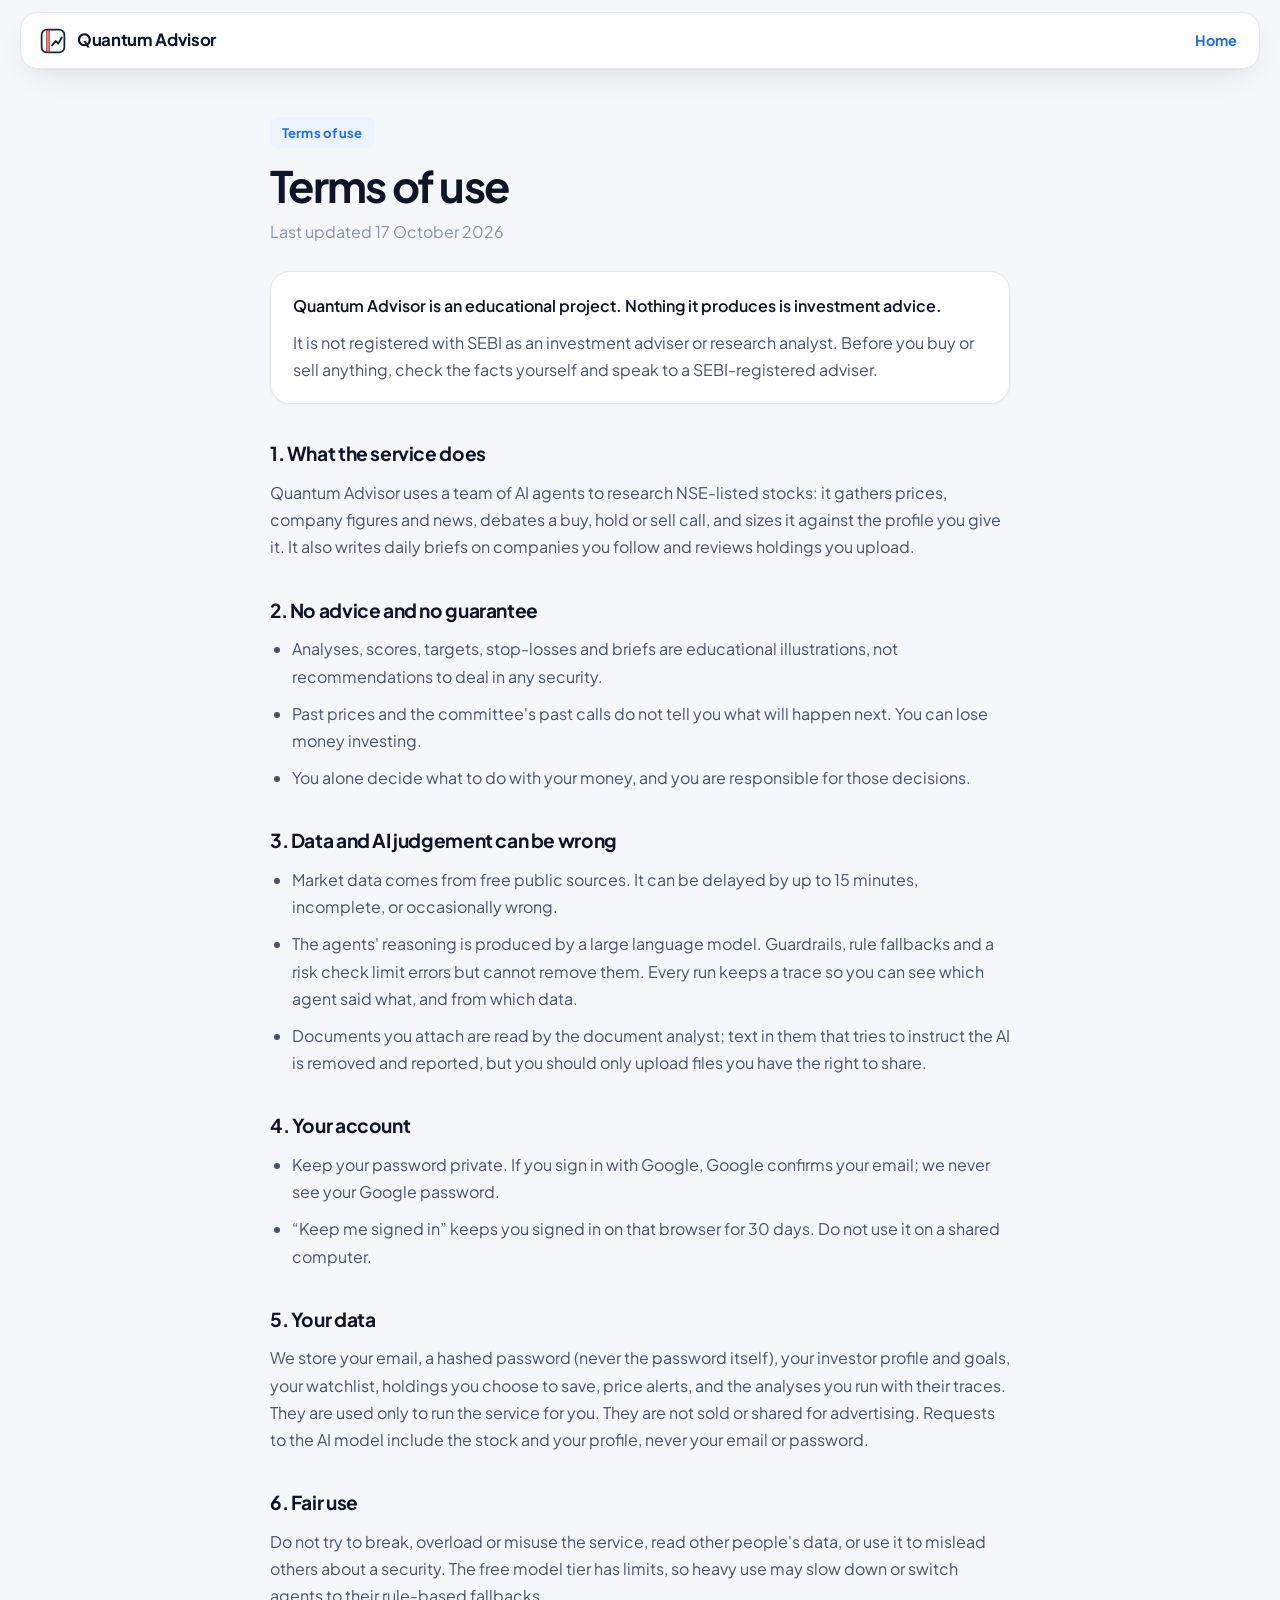
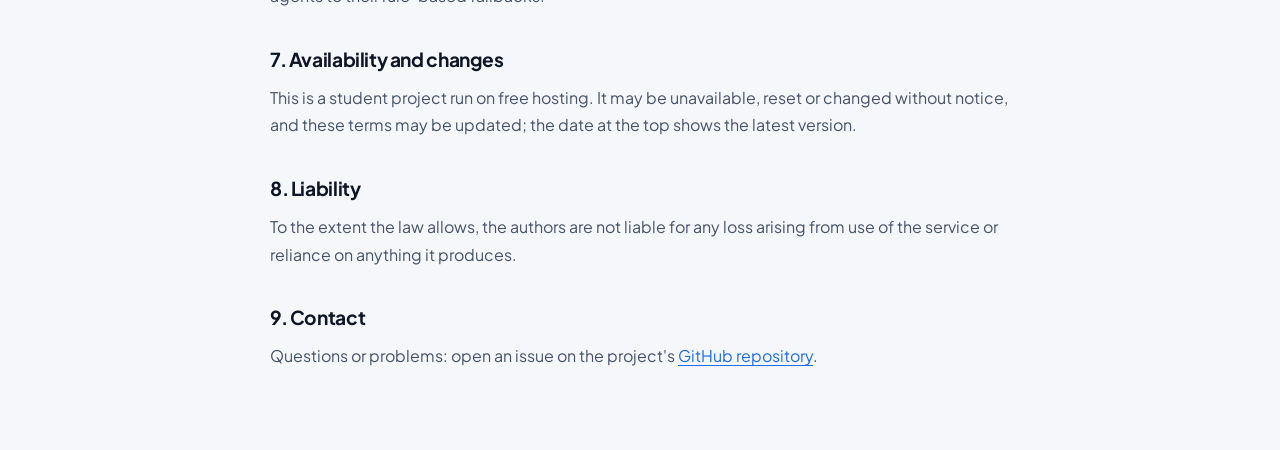
<file: frontend/terms.html>
<!DOCTYPE html>
<html lang="en">
<head>
<meta charset="UTF-8">
<meta name="viewport" content="width=device-width, initial-scale=1.0">
<title>Terms of use | Quantum Advisor</title>
<link rel="preload" href="fonts/plus-jakarta-sans-latin-wght-normal.woff2" as="font" type="font/woff2" crossorigin>
<link rel="stylesheet" href="css/app.css">
<link rel="stylesheet" href="css/system.css">
<link rel="icon" href="img/mark.svg" type="image/svg+xml">
<style>
  .terms { max-width: 780px; margin: 0 auto; padding: 48px 20px 80px; }
  .terms h1 { font-size: clamp(2rem, 4vw, 2.7rem); letter-spacing: -0.04em; line-height: 1.1; margin-top: 14px; }
  .terms .updated { color: var(--ink-3); margin-top: 8px; }
  .terms h2 { font-size: 1.2rem; margin-top: 34px; }
  .terms p, .terms li { color: var(--ink-1); margin-top: 10px; font-size: 1rem; line-height: 1.7; }
  .terms ul { padding-left: 22px; }
  .terms .box { background: var(--surface); border: 1px solid var(--line); border-radius: var(--r-lg); padding: 20px 22px; margin-top: 26px; box-shadow: var(--shadow-1); }
  .terms .box p:first-child { margin-top: 0; color: var(--ink-0); font-weight: 600; }
  .topbar .back { margin-left: auto; font-weight: 700; font-size: 0.9rem; text-decoration: none; padding: 8px 12px; border-radius: 10px; }
</style>
</head>
<body>
<header class="topbar">
  <a class="brand" href="/"><img class="brand-mark" src="img/mark.svg" alt=""><span class="brand-name">Quantum Advisor</span></a>
  <a class="back" href="/">Home</a>
</header>
<main class="terms">
  <span class="label-chip">Terms of use</span>
  <h1>Terms of use</h1>
  <p class="updated">Last updated 17 October 2026</p>

  <div class="box">
    <p>Quantum Advisor is an educational project. Nothing it produces is investment advice.</p>
    <p>It is not registered with SEBI as an investment adviser or research analyst. Before you buy or sell anything, check the facts yourself and speak to a SEBI-registered adviser.</p>
  </div>

  <h2>1. What the service does</h2>
  <p>Quantum Advisor uses a team of AI agents to research NSE-listed stocks: it gathers prices, company figures and news, debates a buy, hold or sell call, and sizes it against the profile you give it. It also writes daily briefs on companies you follow and reviews holdings you upload.</p>

  <h2>2. No advice and no guarantee</h2>
  <ul>
    <li>Analyses, scores, targets, stop-losses and briefs are educational illustrations, not recommendations to deal in any security.</li>
    <li>Past prices and the committee's past calls do not tell you what will happen next. You can lose money investing.</li>
    <li>You alone decide what to do with your money, and you are responsible for those decisions.</li>
  </ul>

  <h2>3. Data and AI judgement can be wrong</h2>
  <ul>
    <li>Market data comes from free public sources. It can be delayed by up to 15 minutes, incomplete, or occasionally wrong.</li>
    <li>The agents' reasoning is produced by a large language model. Guardrails, rule fallbacks and a risk check limit errors but cannot remove them. Every run keeps a trace so you can see which agent said what, and from which data.</li>
    <li>Documents you attach are read by the document analyst; text in them that tries to instruct the AI is removed and reported, but you should only upload files you have the right to share.</li>
  </ul>

  <h2>4. Your account</h2>
  <ul>
    <li>Keep your password private. If you sign in with Google, Google confirms your email; we never see your Google password.</li>
    <li>“Keep me signed in” keeps you signed in on that browser for 30 days. Do not use it on a shared computer.</li>
  </ul>

  <h2>5. Your data</h2>
  <p>We store your email, a hashed password (never the password itself), your investor profile and goals, your watchlist, holdings you choose to save, price alerts, and the analyses you run with their traces. They are used only to run the service for you. They are not sold or shared for advertising. Requests to the AI model include the stock and your profile, never your email or password.</p>

  <h2>6. Fair use</h2>
  <p>Do not try to break, overload or misuse the service, read other people's data, or use it to mislead others about a security. The free model tier has limits, so heavy use may slow down or switch agents to their rule-based fallbacks.</p>

  <h2>7. Availability and changes</h2>
  <p>This is a student project run on free hosting. It may be unavailable, reset or changed without notice, and these terms may be updated; the date at the top shows the latest version.</p>

  <h2>8. Liability</h2>
  <p>To the extent the law allows, the authors are not liable for any loss arising from use of the service or reliance on anything it produces.</p>

  <h2>9. Contact</h2>
  <p>Questions or problems: open an issue on the project's <a href="https://github.com/sourav-singh-10/Quantum-Advisor">GitHub repository</a>.</p>
</main>
</body>
</html>
</file>
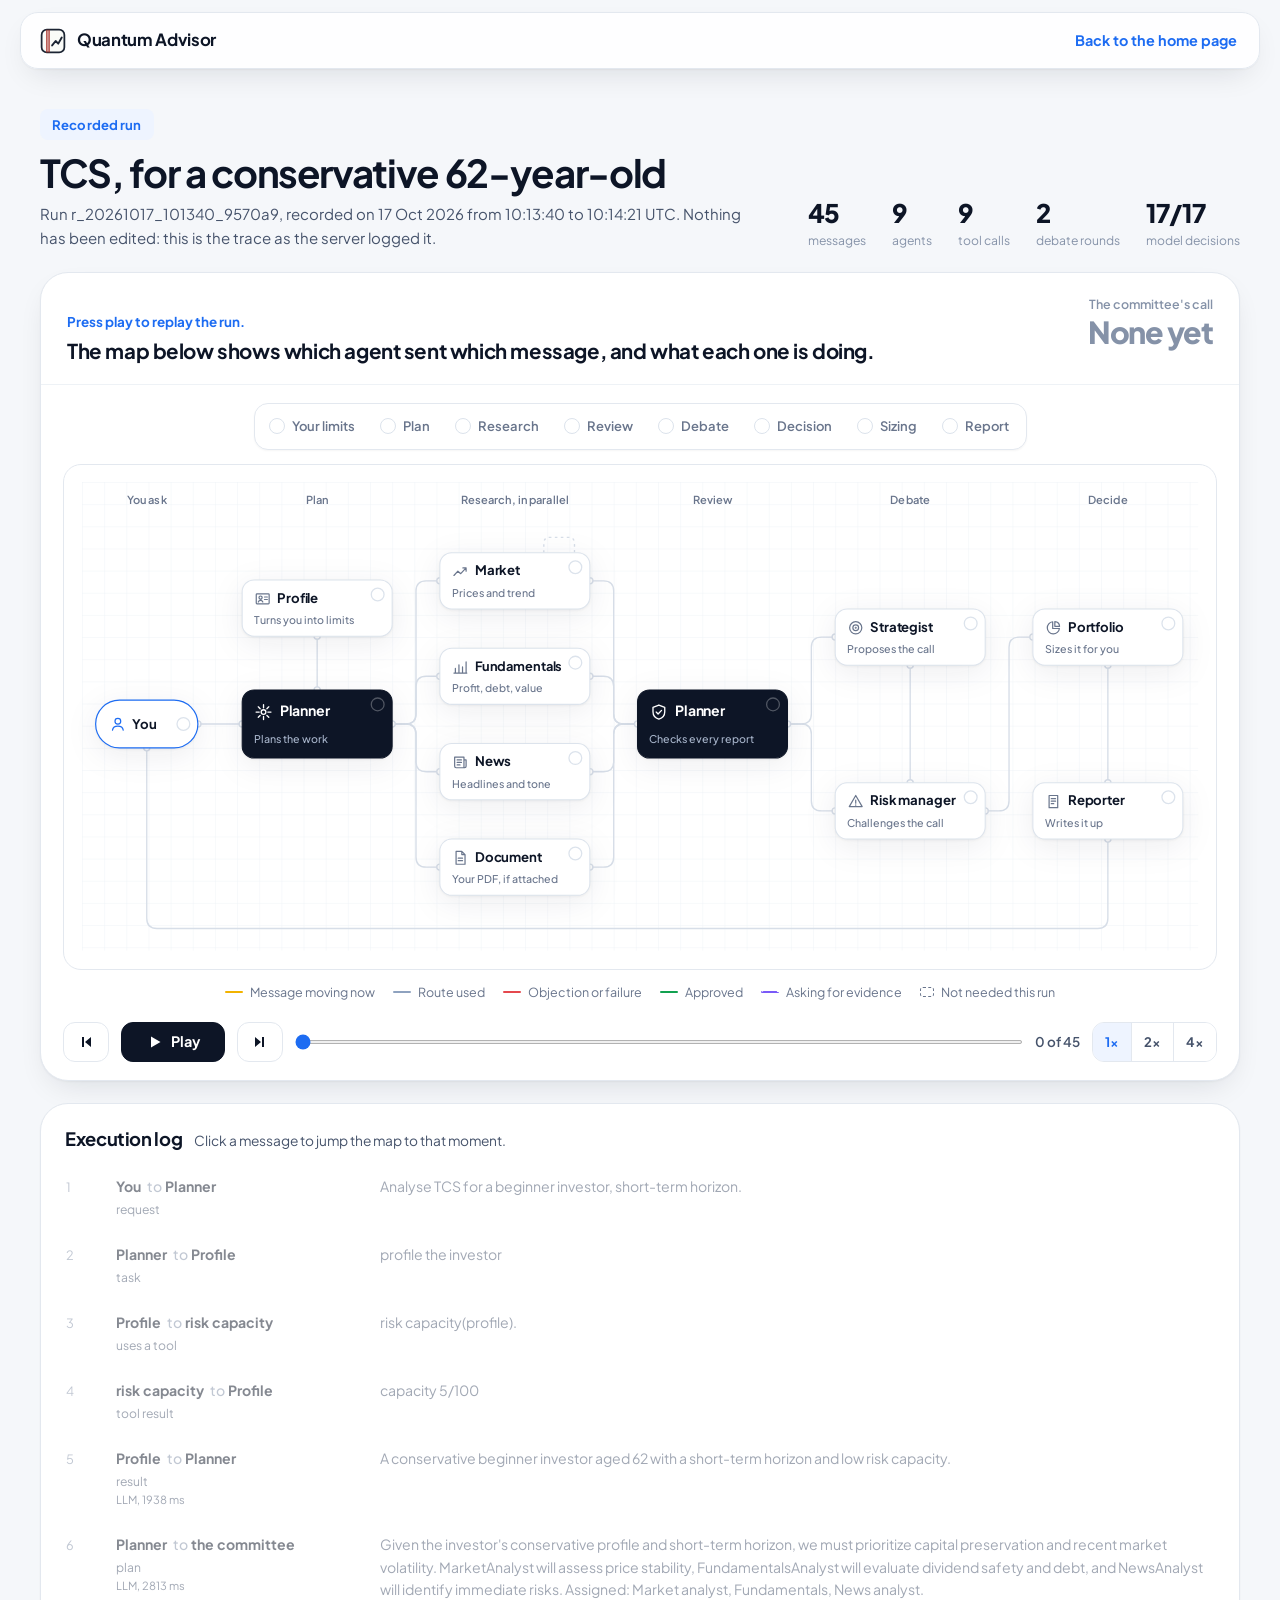
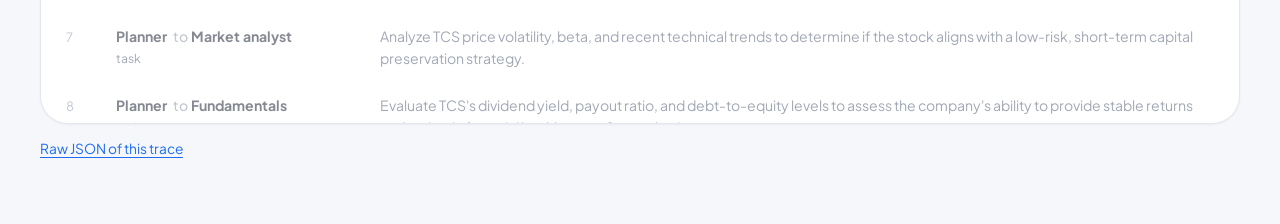
<file: frontend/trace.html>
<!DOCTYPE html>
<html lang="en">
<head>
<meta charset="UTF-8">
<meta name="viewport" content="width=device-width, initial-scale=1.0">
<title>Run trace | Quantum Advisor</title>
<link rel="preload" href="fonts/plus-jakarta-sans-latin-wght-normal.woff2" as="font" type="font/woff2" crossorigin>
<link rel="stylesheet" href="css/app.css">
<link rel="stylesheet" href="css/agent-flow.css">
<link rel="stylesheet" href="css/system.css">
<link rel="stylesheet" href="css/player.css">
<link rel="icon" href="img/mark.svg" type="image/svg+xml">
<style>
  .trace { max-width: 1240px; margin: 0 auto; padding: 40px 20px 64px; }
  .trace-head { display: grid; grid-template-columns: minmax(0, 1fr) auto; gap: 18px 40px; align-items: end; margin-bottom: 22px; }
  .trace-head h1 { font-size: clamp(1.8rem, 3vw, 2.5rem); letter-spacing: -0.035em; line-height: 1.1; margin-top: 12px; }
  .trace-head .lede { color: var(--ink-1); margin-top: 8px; max-width: 64ch; }
  .trace-stats { display: flex; gap: 26px; }
  .trace-stats div { display: flex; flex-direction: column; }
  .trace-stats dd { order: 1; font-size: 1.6rem; font-weight: 800; letter-spacing: -0.04em; line-height: 1; font-variant-numeric: tabular-nums; }
  .trace-stats dt { order: 2; color: var(--ink-3); font-size: 0.76rem; margin-top: 5px; white-space: nowrap; }
  .raw { margin-top: 14px; font-size: 0.86rem; color: var(--ink-1); }
  .topbar .back { margin-left: auto; font-weight: 700; font-size: 0.9rem; text-decoration: none; padding: 8px 12px; border-radius: 10px; }
  .topbar .back:hover { background: var(--canvas); }
  @media (max-width: 860px) {
    .trace { padding: 24px 12px 48px; }
    .trace-head { grid-template-columns: minmax(0, 1fr); }
    .trace-stats { gap: 16px; flex-wrap: wrap; }
    .trace-stats dd { font-size: 1.3rem; }
  }
</style>
</head>
<body>
<header class="topbar">
  <a class="brand" href="/"><img class="brand-mark" src="img/mark.svg" alt=""><span class="brand-name">Quantum Advisor</span></a>
  <a class="back" href="/app" id="backLink">Back to the app</a>
</header>
<main class="trace">
  <div class="trace-head">
    <div>
      <span class="label-chip" id="traceKind">Run trace</span>
      <h1 id="traceTitle">Loading the run…</h1>
      <p class="lede" id="traceLede">Every message the agents exchanged during one run, in order, exactly as logged. Play it back on the map, or click any message to jump to it.</p>
    </div>
    <dl class="trace-stats" id="traceStats"></dl>
  </div>

  <section class="player" aria-label="Replay of the run">
    <div class="player-now">
      <div aria-live="polite">
        <p class="now-route" id="nowRoute">Press play to replay the run.</p>
        <p class="now-caption" id="nowText">The map below shows which agent sent which message, and what each one is doing.</p>
      </div>
      <div class="call-box"><p class="k">The committee's call</p><p class="v" id="callV">None yet</p><p class="n" id="callN"></p></div>
    </div>
    <div class="player-flow" id="flowHost"></div>
    <div class="player-bar">
      <button type="button" class="pbtn" id="pPrev" aria-label="Previous message"><svg viewBox="0 0 16 16"><path d="M4 3h2v10H4zM13 3v10L7 8z"/></svg></button>
      <button type="button" class="pbtn play" id="pPlay" aria-pressed="false"><svg viewBox="0 0 16 16"><path d="M4 2.5v11L13.5 8z"/></svg><span>Play</span></button>
      <button type="button" class="pbtn" id="pNext" aria-label="Next message"><svg viewBox="0 0 16 16"><path d="M10 3h2v10h-2zM3 3v10l6-5z"/></svg></button>
      <div class="scrub"><label class="sr-only" for="pSeek">Position in the run</label><input type="range" id="pSeek" min="0" max="0" value="0"><output id="pPos" for="pSeek">0 of 0</output></div>
      <div class="speed" role="group" aria-label="Speed">
        <button type="button" data-speed="1" aria-pressed="true">1×</button><button type="button" data-speed="2" aria-pressed="false">2×</button><button type="button" data-speed="4" aria-pressed="false">4×</button>
      </div>
    </div>
  </section>

  <section class="log" aria-labelledby="logTitle">
    <div class="log-head"><h2 id="logTitle">Execution log</h2><p id="logNote">Click a message to jump the map to that moment.</p></div>
    <ol class="log-list" id="traceList"></ol>
  </section>
  <p class="raw" id="rawWrap"><a id="rawLink" href="#">Raw JSON of this trace</a></p>
</main>
<script src="js/minutes.js"></script>
<script src="js/agent-flow.js"></script>
<script src="js/replay.js"></script>
<script>
(async () => {
  const qs = new URLSearchParams(location.search);
  const run = qs.get('run') || '';
  const sample = qs.has('sample') || !run;
  const $ = id => document.getElementById(id);
  let events = [];
  try {
    if (sample) {
      const story = await (await fetch('samples/story_run.json')).json();
      events = story.events;
      $('traceKind').textContent = 'Recorded run';
      const rq = story.events[0].payload, day = new Date(story.date + 'T12:00:00').toLocaleDateString('en-IN', {day: 'numeric', month: 'short', year: 'numeric'});
      $('traceTitle').textContent = `${rq.ticker}, for a ${String(rq.riskAppetite).toLowerCase()} ${rq.age}-year-old`;
      $('traceLede').textContent = `Run ${story.runId}, recorded on ${day} from ${story.started} to ${story.finished} UTC. Nothing has been edited: this is the trace as the server logged it.`;
      $('rawLink').href = 'samples/story_run.json';
      $('backLink').href = '/'; $('backLink').textContent = 'Back to the home page';
    } else {
      $('rawLink').href = '/api/runs/' + encodeURIComponent(run) + '/trace';
      const res = await fetch('/api/runs/' + encodeURIComponent(run) + '/trace');
      if (!res.ok) {
        $('traceTitle').textContent = 'This run is not available';
        $('traceLede').innerHTML = `No trace was found for run <b>${esc(run)}</b>. Traces are kept until the server restarts. <a href="trace.html?sample">Open a recorded run instead</a>.`;
        return;
      }
      events = (await res.json()).events;
      const req = events.find(e => e.type === 'request');
      $('traceTitle').textContent = req && req.payload && req.payload.ticker ? `${req.payload.ticker}, run ${run}` : `Run ${run}`;
    }
  } catch (e) {
    $('traceTitle').textContent = 'Could not load the trace';
    $('traceLede').textContent = 'Refresh the page to try again.';
    return;
  }

  const count = t => events.filter(e => e.type === t).length;
  const agents = new Set(events.flatMap(e => [e.from, e.to]).filter(a => a && !a.startsWith('tool:') && !['User', 'team', 'memory'].includes(a)));
  const llm = events.filter(e => e.llm);
  $('traceStats').innerHTML = [
    [events.length, 'messages'], [agents.size, 'agents'], [count('tool_call'), 'tool calls'],
    [count('draft'), 'debate rounds'], [`${llm.filter(e => e.llm.ok).length}/${llm.length}`, 'model decisions'],
  ].map(([v, k]) => `<div><dd>${v}</dd><dt>${k}</dt></div>`).join('');

  // briefs and portfolio reviews are not committee runs: show their log without the map
  const committee = events.some(e => ['Planner', 'StrategyAgent', 'RiskManager'].includes(e.from));
  if (!committee) document.querySelector('.player').hidden = true;
  const list = $('traceList');
  list.innerHTML = events.map(minuteItem).join('');
  const items = [...list.children];

  const flow = new AgentFlow($('flowHost'), {label: 'Map of this run'});
  const seek = $('pSeek'), pos = $('pPos');
  seek.max = events.length;
  function setCall(rec, note) {
    $('callV').textContent = rec || 'None yet';
    $('callV').className = 'v ' + (rec ? rec.toLowerCase() : '');
    $('callN').textContent = note || '';
  }
  const player = new Replay(flow, events, {
    onReset() { setCall(null, ''); },
    onEvent(e, k, animate) {
      const p = e.payload || {};
      if (e.type === 'draft') setCall(p.recommendation, `Round ${e.round} draft`);
      if (e.type === 'critique') $('callN').textContent = `Round ${e.round}: ${p.verdict === 'approve' ? 'approved' : 'sent back'}`;
      if (e.type === 'arbitration') setCall(p.recommendation, 'Planner ruled');
      if (e.type === 'decision' && p.recommendation) setCall(p.recommendation, `Final, ${String(p.confidence || '').toLowerCase()} confidence`);
      if (e.type === 'tool_result' && animate) return;
      const route = e.to && e.to !== e.from ? `${partyName(e.from)} to ${partyName(e.to)}` : partyName(e.from);
      $('nowRoute').innerHTML = `<span>${esc(route)}</span><span class="chapter">${esc(KIND_NAMES[e.type] || e.type)}${e.round ? ', round ' + e.round : ''}</span>`;
      const t = describeEvent(e);
      const el = $('nowText');
      el.textContent = t.length > 280 ? t.slice(0, 278).trimEnd() + '…' : t;
      el.classList.remove('now-in'); void el.offsetWidth; el.classList.add('now-in');
    },
    onProgress(n) {
      seek.value = n; pos.textContent = `${n} of ${events.length}`;
      items.forEach((li, k) => { li.classList.toggle('now', k === n - 1); li.classList.toggle('ahead', k >= n); });
      const cur = items[n - 1];
      if (cur) list.scrollTo({top: cur.offsetTop - list.clientHeight / 2, behavior: 'smooth'});
    },
    onState(on) {
      const b = $('pPlay');
      b.setAttribute('aria-pressed', String(on));
      b.querySelector('span').textContent = on ? 'Pause' : (player && player.i >= events.length ? 'Replay' : 'Play');
      b.querySelector('svg').innerHTML = on ? '<path d="M4 2.5h3v11H4zM9 2.5h3v11H9z"/>' : '<path d="M4 2.5v11L13.5 8z"/>';
    },
  });
  pos.textContent = `0 of ${events.length}`;
  items.forEach(li => li.classList.add('ahead'));
  $('pPlay').addEventListener('click', () => player.toggle());
  $('pNext').addEventListener('click', () => player.step(1));
  $('pPrev').addEventListener('click', () => player.step(-1));
  seek.addEventListener('input', () => { player.setPlaying(false); player.seek(Number(seek.value)); });
  items.forEach((li, k) => li.addEventListener('click', () => { player.setPlaying(false); player.seek(k + 1); }));
  document.querySelectorAll('.speed button').forEach(b => b.addEventListener('click', () => {
    player.speed = Number(b.dataset.speed);
    document.querySelectorAll('.speed button').forEach(x => x.setAttribute('aria-pressed', String(x === b)));
  }));
  if (qs.has('end')) player.seek(events.length);
})();
</script>
</body>
</html>
</file>
<file: frontend/css/app.css>
/* Quantum Advisor — "committee room" design system
   Ledger-paper palette inspired by the Indian khata book. */
:root {
  --paper:   #EEF2EE;   /* page */
  --sheet:   #FAFBF8;   /* surfaces */
  --ink:     #1B2433;   /* text */
  --ink-2:   #5A6474;   /* secondary text */
  --rule:    #CCD5CE;   /* ledger rules, borders */
  --rule-2:  #E1E7E2;
  --khata:   #A8322A;   /* brand, SELL, risk, failures */
  --turmeric:#B7791F;   /* HOLD, re-plans, warnings */
  --leaf:    #2F6B4F;   /* BUY, success */
  --indigo:  #2D4B8E;   /* links, active agent */
  --display: 'Plus Jakarta Sans', 'Segoe UI', system-ui, -apple-system, sans-serif;
  --body:    'Plus Jakarta Sans', 'Segoe UI', system-ui, -apple-system, sans-serif;
  --radius:  10px;
}
* { box-sizing: border-box; margin: 0; padding: 0; }
html { font-size: 16px; }
body {
  background: var(--paper); color: var(--ink); font-family: var(--body);
  font-size: 0.95rem; line-height: 1.55; min-height: 100vh;
  font-feature-settings: "tnum" 1;
}
a { color: var(--indigo); }
:focus-visible { outline: 2px solid var(--indigo); outline-offset: 2px; }
button { font: inherit; cursor: pointer; }
.sr-only { position: absolute; width: 1px; height: 1px; overflow: hidden; clip: rect(0 0 0 0); }

/* ---------- top bar ---------- */
.topbar {
  display: flex; align-items: center; gap: 28px; padding: 14px 28px;
  border-bottom: 1px solid var(--rule); background: var(--sheet);
  position: sticky; top: 0; z-index: 20;
}
.brand { display: flex; align-items: center; gap: 10px; text-decoration: none; color: var(--ink); }
.brand-mark { width: 26px; height: 26px; flex-shrink: 0; }
.brand-name { font-family: var(--display); font-weight: 700; font-size: 1.15rem; letter-spacing: -0.01em; }
.tabs { display: flex; gap: 4px; }
.tab {
  background: none; border: none; color: var(--ink-2); padding: 8px 14px; border-radius: 8px;
  font-weight: 600; font-size: 0.9rem;
}
.tab:hover { color: var(--ink); background: var(--rule-2); }
.tab[aria-selected="true"] { color: var(--ink); background: var(--paper); box-shadow: inset 0 -2px 0 var(--khata); }
.account { margin-left: auto; display: flex; align-items: center; gap: 12px; font-size: 0.85rem; color: var(--ink-2); }
.link-btn { background: none; border: none; color: var(--indigo); font-weight: 600; font-size: 0.85rem; }
.link-btn:hover { text-decoration: underline; }

.notice {
  margin: 16px 28px 0; padding: 10px 14px; border-radius: 8px; font-size: 0.86rem;
  background: #F6EEDC; border: 1px solid #E3CF9F; color: #6B4A10;
}
.notice.error { background: #F7E4E2; border-color: #E2B3AE; color: #7C211B; }
.notice[hidden] { display: none; }

.page { display: none; padding: 24px 28px 64px; max-width: 1360px; margin: 0 auto; }
.page.active { display: block; }

/* ---------- analyse page layout ---------- */
.analyse { display: grid; grid-template-columns: 300px 1fr; gap: 28px; align-items: start; }
.brief { position: sticky; top: 84px; }
.brief h1 { font-family: var(--display); font-size: 1.6rem; line-height: 1.15; font-weight: 700; letter-spacing: -0.015em; }
.brief p.lede { color: var(--ink-2); margin: 6px 0 20px; font-size: 0.9rem; }
.field { margin-bottom: 14px; }
.field label { display: block; font-weight: 600; font-size: 0.85rem; margin-bottom: 5px; }
.field .hint { color: var(--ink-2); font-size: 0.78rem; margin-top: 4px; }
.field input, .field select, .field textarea {
  width: 100%; background: var(--sheet); border: 1px solid var(--rule); border-radius: 8px;
  padding: 9px 11px; color: var(--ink); font: inherit; font-size: 0.92rem;
}
.field input:focus, .field select:focus, .field textarea:focus { border-color: var(--indigo); outline: none; box-shadow: 0 0 0 3px rgba(45,75,142,.15); }
.field input.ticker { font-family: var(--display); font-weight: 700; font-size: 1.15rem; letter-spacing: 0.02em; text-transform: uppercase; }
.row-2 { display: grid; grid-template-columns: 1fr 1fr; gap: 10px; }
.primary {
  width: 100%; border: none; border-radius: 8px; padding: 12px 16px; margin-top: 6px;
  background: var(--ink); color: var(--sheet); font-weight: 700; font-size: 0.95rem;
}
.primary:hover { background: #2A3650; }
.primary:disabled { opacity: 0.55; cursor: progress; }
.secondary {
  border: 1px solid var(--rule); background: var(--sheet); color: var(--ink);
  border-radius: 8px; padding: 8px 14px; font-weight: 600; font-size: 0.85rem;
}
.secondary:hover { border-color: var(--ink-2); }

/* ---------- committee board ---------- */
.room { background: var(--sheet); border: 1px solid var(--rule); border-radius: var(--radius); }
.room-head { display: flex; align-items: baseline; gap: 12px; padding: 16px 20px 0; }
.room-head h2 { font-family: var(--display); font-size: 1.15rem; font-weight: 700; }
.room-status { color: var(--ink-2); font-size: 0.85rem; }
.room-body { display: grid; grid-template-columns: minmax(0, 1.4fr) minmax(0, 1fr); gap: 0; }
.board-wrap { position: relative; padding: 18px 20px 22px; }
.board {
  position: relative; display: grid; grid-template-columns: repeat(4, minmax(0, 1fr)); gap: 30px 12px;
  grid-template-areas:
    "market  fund    news    docs"
    "profile planner planner ."
    "strategy risk portfolio report";
}
.links { position: absolute; inset: 0; width: 100%; height: 100%; pointer-events: none; overflow: visible; }
.links line { stroke: var(--rule); stroke-width: 1.5; }
.links line.live { stroke: var(--indigo); stroke-width: 2.5; }
.links line.live.critique { stroke: var(--khata); }
.links line.live.replan { stroke: var(--turmeric); }
.links line.trail { stroke: #9FB0A6; stroke-width: 1.25; stroke-dasharray: 3 4; }

.seat {
  position: relative; z-index: 1; background: var(--sheet); border: 1.5px solid var(--rule);
  border-radius: 10px; padding: 10px 11px; min-height: 74px; min-width: 0; overflow-wrap: anywhere;
  transition: border-color .25s, box-shadow .25s;
}
.seat .who { font-weight: 700; font-size: 0.86rem; line-height: 1.2; }
.seat .role { color: var(--ink-2); font-size: 0.74rem; line-height: 1.3; margin-top: 2px; }
.seat .state { font-size: 0.74rem; margin-top: 6px; color: var(--ink-2); min-height: 1.1em;
  white-space: nowrap; overflow: hidden; text-overflow: ellipsis; }
.seat .badge { position: absolute; top: -9px; right: 8px; font-size: 0.66rem; font-weight: 700; padding: 1px 6px;
  border-radius: 99px; background: var(--turmeric); color: #fff; display: none; }
.seat.fallback .badge { display: block; }
.seat.working { border-color: var(--indigo); box-shadow: 0 0 0 4px rgba(45,75,142,.12); }
.seat.working .state { color: var(--indigo); font-weight: 600; }
.seat.done { border-color: #9DBBA9; }
.seat.done .state { color: var(--leaf); }
.seat.failed { border-color: var(--khata); }
.seat.failed .state { color: var(--khata); font-weight: 600; }
.seat.skipped { opacity: 0.45; }
.seat.planner { grid-area: planner; justify-self: center; width: min(100%, 300px); border-width: 2px; border-color: var(--ink); }
.seat[data-area="profile"] { grid-area: profile; } .seat[data-area="market"] { grid-area: market; }
.seat[data-area="fund"] { grid-area: fund; } .seat[data-area="news"] { grid-area: news; }
.seat[data-area="docs"] { grid-area: docs; }
.seat[data-area="strategy"] { grid-area: strategy; } .seat[data-area="risk"] { grid-area: risk; }
.seat[data-area="portfolio"] { grid-area: portfolio; } .seat[data-area="report"] { grid-area: report; }

/* ---------- minutes (transcript) ---------- */
.minutes { border-left: 1px solid var(--rule); display: flex; flex-direction: column; min-height: 0; }
.minutes-head { display: flex; align-items: center; justify-content: space-between; padding: 14px 18px 8px; }
.minutes-head h3 { font-size: 0.92rem; font-weight: 700; }
.minutes-count { color: var(--ink-2); font-size: 0.8rem; }
.minutes ol { list-style: none; overflow-y: auto; max-height: 430px; padding: 0 18px 16px; }
.minutes li { padding: 8px 0; border-top: 1px solid var(--rule-2); font-size: 0.84rem; }
.minutes li:first-child { border-top: none; }
.m-route { font-weight: 600; }
.m-route .arrow { color: var(--ink-2); font-weight: 400; padding: 0 3px; }
.m-kind { display: inline-block; margin-left: 6px; font-size: 0.72rem; color: var(--ink-2); }
.m-kind.critique, .m-kind.error { color: var(--khata); font-weight: 600; }
.m-kind.draft { color: var(--indigo); font-weight: 600; }
.m-kind.replan, .m-kind.assessment, .m-kind.arbitration { color: var(--turmeric); font-weight: 600; }
.m-kind.final, .m-kind.decision { color: var(--leaf); font-weight: 600; }
.m-llm { font-size: 0.7rem; margin-left: 6px; color: var(--ink-2); }
.m-llm.off { color: var(--turmeric); font-weight: 600; }
.m-text { color: #333E4F; margin-top: 2px; overflow-wrap: anywhere; }
.m-fail .m-text { color: var(--khata); }
.minutes .empty { color: var(--ink-2); padding: 8px 18px 18px; font-size: 0.86rem; }

/* ---------- decision sheet ---------- */
.sheet {
  margin-top: 26px; background: var(--sheet); border: 1px solid var(--rule); border-radius: var(--radius);
  padding: 26px 30px 26px 46px; position: relative;
}
.sheet::before { /* red ledger margin */
  content: ""; position: absolute; top: 0; bottom: 0; left: 26px; width: 5px;
  border-left: 1.5px solid var(--khata); border-right: 1.5px solid var(--khata); opacity: .75;
}
.sheet-top { display: grid; grid-template-columns: minmax(240px, 0.8fr) 1.2fr; gap: 32px; align-items: start; }
.verdict-line { color: var(--ink-2); font-size: 0.9rem; }
.verdict { font-family: var(--display); font-weight: 800; font-size: 4.4rem; line-height: 0.95; letter-spacing: -0.03em; margin: 4px 0 8px; }
.verdict.buy { color: var(--leaf); } .verdict.hold { color: var(--turmeric); } .verdict.sell { color: var(--khata); }
.verdict-meta { font-size: 0.9rem; }
.verdict-meta strong { font-weight: 700; }
.price-big { font-family: var(--display); font-size: 1.6rem; font-weight: 700; margin-top: 14px; }
.facts { display: grid; grid-template-columns: repeat(3, auto); gap: 4px 22px; margin-top: 14px; font-size: 0.86rem; justify-content: start; }
.facts dt { color: var(--ink-2); }
.facts dd { font-weight: 700; }
.chart svg { width: 100%; height: auto; display: block; }
.chart .caption { color: var(--ink-2); font-size: 0.78rem; margin-top: 4px; }

.sheet section { border-top: 1px solid var(--rule); margin-top: 26px; padding-top: 18px; }
.sheet h3 { font-family: var(--display); font-size: 1.1rem; font-weight: 700; margin-bottom: 10px; }
.sheet p, .sheet li { max-width: 78ch; }

.scale { position: relative; height: 34px; margin: 18px 0 8px; }
.scale .track { position: absolute; left: 0; right: 0; top: 13px; height: 8px; border-radius: 4px; background: var(--rule-2); }
.scale .ok { position: absolute; left: 0; top: 13px; height: 8px; border-radius: 4px 0 0 4px; background: #BFD6C8; }
.scale .mark { position: absolute; top: 4px; width: 3px; height: 26px; background: var(--ink); border-radius: 2px; transform: translateX(-1px); }
.scale-legend { display: flex; justify-content: space-between; color: var(--ink-2); font-size: 0.78rem; }
.risk-text { font-size: 0.9rem; }
.factor-list { margin: 8px 0 0 18px; font-size: 0.88rem; }

.findings { display: grid; grid-template-columns: 150px 1fr; gap: 10px 18px; font-size: 0.9rem; }
.findings dt { font-weight: 700; }
.findings dd { color: #333E4F; }

.rounds { list-style: none; }
.rounds > li { display: grid; grid-template-columns: 34px 1fr; gap: 12px; padding: 12px 0; border-top: 1px dashed var(--rule); }
.rounds > li:first-child { border-top: none; padding-top: 0; }
.round-no { font-family: var(--display); font-weight: 800; font-size: 1.3rem; color: var(--ink-2); line-height: 1.2; }
.turn { font-size: 0.9rem; margin-bottom: 6px; }
.turn b { font-weight: 700; }
.verdict-tag { font-weight: 700; padding: 0 6px; border-radius: 4px; }
.verdict-tag.approve { color: var(--leaf); background: #E3EFE7; }
.verdict-tag.revise { color: #7A510F; background: #F6EEDC; }
.verdict-tag.veto { color: var(--khata); background: #F7E4E2; }
.objection { font-size: 0.85rem; color: var(--ink-2); margin-left: 14px; }
.objection b { color: var(--ink); }
.outcome { margin-top: 10px; font-weight: 600; }

.advice-list { margin-left: 18px; font-size: 0.92rem; }
.report { white-space: pre-wrap; font-size: 0.92rem; line-height: 1.65; max-width: 78ch; }
.run-foot { margin-top: 26px; padding-top: 14px; border-top: 1px solid var(--rule); color: var(--ink-2); font-size: 0.8rem; display: flex; flex-wrap: wrap; gap: 6px 18px; align-items: center; }
.run-foot .spacer { flex: 1; }
.disclaimer { color: var(--ink-2); font-size: 0.78rem; margin-top: 12px; }
.error-sheet { border-left: 4px solid var(--khata); padding-left: 16px; }
.error-sheet h3 { color: var(--khata); }

/* ---------- portfolio page ---------- */
.portfolio-intro { max-width: 760px; }
.page h1 { font-family: var(--display); font-size: 1.8rem; font-weight: 700; letter-spacing: -0.015em; }
.page .lede { color: var(--ink-2); margin: 6px 0 18px; }
.drop {
  border: 2px dashed var(--rule); border-radius: var(--radius); background: var(--sheet); padding: 28px;
  display: flex; align-items: center; gap: 18px; flex-wrap: wrap;
}
.drop.drag { border-color: var(--indigo); background: #F1F4FB; }
.drop .file-name { font-weight: 600; }
.csv-sample { font-size: 0.82rem; color: var(--ink-2); margin-top: 10px; }
.csv-sample code { background: var(--rule-2); padding: 1px 5px; border-radius: 4px; }
.port-summary { display: grid; grid-template-columns: repeat(4, minmax(0, 1fr)); gap: 0; margin-top: 4px; }
.port-summary div { padding: 4px 18px 4px 0; }
.port-summary dt { color: var(--ink-2); font-size: 0.82rem; }
.port-summary dd { font-family: var(--display); font-size: 1.45rem; font-weight: 700; }
.pos { color: var(--leaf); } .neg { color: var(--khata); }
.alloc { display: flex; height: 14px; border-radius: 7px; overflow: hidden; margin: 10px 0 8px; background: var(--rule-2); }
.alloc span { display: block; height: 100%; }
.alloc-legend { display: flex; flex-wrap: wrap; gap: 6px 16px; font-size: 0.82rem; }
.alloc-legend i { display: inline-block; width: 10px; height: 10px; border-radius: 2px; margin-right: 5px; vertical-align: -1px; }
.table-wrap { overflow-x: auto; }
table.holdings { width: 100%; border-collapse: collapse; font-size: 0.86rem; }
.holdings th { text-align: right; font-weight: 600; color: var(--ink-2); padding: 8px 10px; border-bottom: 1.5px solid var(--rule); white-space: nowrap; }
.holdings td { text-align: right; padding: 8px 10px; border-bottom: 1px solid var(--rule-2); white-space: nowrap; }
.holdings th:first-child, .holdings td:first-child, .holdings td.left, .holdings th.left { text-align: left; }
.holdings td.tk { font-weight: 700; }
.src { font-size: 0.75rem; color: var(--ink-2); }
.src.bad { color: var(--khata); font-weight: 600; }
.call { font-weight: 700; font-size: 0.78rem; padding: 1px 7px; border-radius: 4px; }
.call.ADD { color: var(--leaf); background: #E3EFE7; } .call.HOLD { color: #7A510F; background: #F6EEDC; }
.call.TRIM { color: var(--khata); background: #F7E4E2; } .call.REVIEW { color: var(--indigo); background: #E6EBF6; }

/* ---------- history ---------- */
table.history { width: 100%; border-collapse: collapse; font-size: 0.9rem; background: var(--sheet); border: 1px solid var(--rule); border-radius: var(--radius); }
.history th, .history td { text-align: left; padding: 10px 14px; border-bottom: 1px solid var(--rule-2); }
.history th { color: var(--ink-2); font-weight: 600; }
.rec { font-weight: 700; } .rec.BUY { color: var(--leaf); } .rec.HOLD { color: var(--turmeric); } .rec.SELL { color: var(--khata); }
.empty-note { color: var(--ink-2); padding: 18px 0; }

/* ---------- motion & responsive ---------- */
@media (prefers-reduced-motion: reduce) { * { transition: none !important; animation: none !important; } }
@media (max-width: 1240px) {
  .room-body { grid-template-columns: 1fr; }
  .minutes { border-left: none; border-top: 1px solid var(--rule); }
  .sheet-top { grid-template-columns: 1fr; }
}
@media (max-width: 860px) {
  .topbar { flex-wrap: wrap; gap: 10px 18px; padding: 12px 16px; }
  .account { margin-left: 0; width: 100%; }
  .page { padding: 16px 16px 48px; }
  .notice { margin: 12px 16px 0; }
  .analyse { grid-template-columns: 1fr; }
  .brief { position: static; }
  .board { grid-template-columns: repeat(2, 1fr); gap: 12px;
    grid-template-areas: "planner planner" "profile market" "fund news" "docs ." "strategy risk" "portfolio report"; }
  .links { display: none; }
  .sheet { padding: 20px 18px 20px 34px; }
  .sheet::before { left: 14px; }
  .verdict { font-size: 3.2rem; }
  .findings { grid-template-columns: 1fr; gap: 2px; }
  .findings dd { margin-bottom: 10px; }
  .port-summary { grid-template-columns: repeat(2, 1fr); gap: 10px 0; }
}

/* ---------- print (Download PDF) ---------- */
@media print {
  .topbar, .brief, .room, .notice, .no-print { display: none !important; }
  body { background: #fff; }
  .page { padding: 0; }
  .analyse { display: block; }
  .sheet { border: none; margin: 0; }
}

/* ---------- sign-in pages ---------- */
.auth { min-height: 100vh; display: grid; grid-template-columns: 1fr minmax(320px, 440px); }
.auth-aside { padding: 56px; display: flex; flex-direction: column; justify-content: space-between; border-right: 1px solid var(--rule); }
.auth-aside h1 { font-family: var(--display); font-size: clamp(2rem, 4vw, 3.2rem); line-height: 1.05; letter-spacing: -0.02em; max-width: 14ch; }
.auth-aside p { color: var(--ink-2); max-width: 46ch; margin-top: 14px; }
.auth-seats { display: flex; flex-wrap: wrap; gap: 8px; max-width: 520px; }
.auth-seats span { border: 1.5px solid var(--rule); background: var(--sheet); border-radius: 8px; padding: 6px 10px; font-size: 0.82rem; font-weight: 600; }
.auth-seats span.chair { border-color: var(--ink); }
.auth-form { background: var(--sheet); padding: 56px 44px; display: flex; flex-direction: column; justify-content: center; }
.auth-form h2 { font-family: var(--display); font-size: 1.6rem; margin-bottom: 4px; }
.auth-form .lede { color: var(--ink-2); margin-bottom: 22px; font-size: 0.9rem; }
.auth-form .switch { margin-top: 18px; font-size: 0.88rem; color: var(--ink-2); }
.form-error { background: #F7E4E2; border: 1px solid #E2B3AE; color: #7C211B; border-radius: 8px; padding: 9px 12px; font-size: 0.85rem; margin-bottom: 14px; }
.form-error[hidden] { display: none; }
@media (max-width: 860px) {
  .auth { grid-template-columns: 1fr; }
  .auth-aside { padding: 28px 20px; border-right: none; border-bottom: 1px solid var(--rule); gap: 18px; }
  .auth-form { padding: 28px 20px 40px; }
}

/* ---------- account page & app footer ---------- */
.account-grid { display: grid; grid-template-columns: minmax(0, 1fr) minmax(0, 0.8fr); gap: 28px; align-items: start; max-width: 980px; }
.panel { background: var(--sheet); border: 1px solid var(--rule); border-radius: var(--radius); padding: 22px 24px; }
.panel h2 { font-family: var(--display); font-size: 1.2rem; margin-bottom: 4px; }
.panel .lede { margin: 0 0 16px; font-size: 0.88rem; }
.form-ok { background: #E3EFE7; border: 1px solid #B9D3C3; color: #24543D; border-radius: 8px; padding: 9px 12px; font-size: 0.85rem; margin-bottom: 14px; }
.form-ok[hidden] { display: none; }
.check { display: flex; gap: 8px; align-items: center; font-size: 0.85rem; margin: 4px 0 6px; color: var(--ink-2); }
.app-foot { max-width: 1360px; margin: 0 auto; padding: 0 28px 28px; color: var(--ink-2); font-size: 0.78rem; }
@media (max-width: 860px) { .account-grid { grid-template-columns: 1fr; } .app-foot { padding: 0 16px 24px; } }

/* ---------- company document picker and findings ---------- */
.doc-pick { display: flex; align-items: center; gap: 10px; flex-wrap: wrap; }
.doc-name { font-size: 0.85rem; color: var(--ink-2); overflow-wrap: anywhere; }
.doc-name.set { color: var(--ink); font-weight: 600; }
button.small { padding: 6px 12px; font-size: 0.85rem; }
.link-btn { background: none; border: 0; padding: 0; color: var(--indigo); text-decoration: underline; cursor: pointer; font-size: 0.85rem; }
.doc-figs { display: grid; grid-template-columns: repeat(auto-fit, minmax(130px, 1fr)); gap: 12px 18px; margin: 10px 0 6px; }
.doc-figs div span { display: block; font-size: 0.78rem; color: var(--ink-2); }
.doc-figs div b { font-size: 1rem; }
.doc-note { font-size: 0.85rem; color: var(--ink-2); }
.conflict { border-left: 3px solid var(--turmeric); padding: 8px 12px; margin: 10px 0; background: rgba(183,121,31,.07); font-size: 0.9rem; }
.conflict.flag { border-left-color: var(--khata); background: rgba(168,50,42,.06); }

/* =====================================================================
   Product layer: progress, charts, tiles, portfolio visuals
   ===================================================================== */
.chips { display: flex; flex-wrap: wrap; gap: 6px; margin-top: 8px; }
.chip { border: 1px solid var(--rule); background: var(--sheet); color: var(--ink); border-radius: 999px;
        padding: 3px 11px; font-size: 0.8rem; font-weight: 600; letter-spacing: .02em; }
.chip:hover { border-color: var(--indigo); color: var(--indigo); }

.timer { margin-left: auto; font-variant-numeric: tabular-nums; font-size: 0.85rem; color: var(--ink-2);
         border: 1px solid var(--rule); border-radius: 6px; padding: 1px 8px; }
.stages { list-style: none; display: grid; grid-template-columns: repeat(6, minmax(0, 1fr)); gap: 6px;
          padding: 12px 20px 2px; counter-reset: s; }
.stages li { display: flex; align-items: center; gap: 7px; font-size: 0.8rem; color: var(--ink-2);
             padding-top: 7px; border-top: 3px solid var(--rule-2); transition: border-color .3s, color .3s; }
.stages li span { display: inline-grid; place-items: center; width: 20px; height: 20px; border-radius: 50%;
                  background: var(--rule-2); font-size: 0.7rem; font-weight: 700; color: var(--ink-2); flex: none; }
.stages li.now { color: var(--indigo); font-weight: 700; border-top-color: var(--indigo); }
.stages li.now span { background: var(--indigo); color: #fff; animation: pulse 1.4s ease-in-out infinite; }
.stages li.done { color: var(--ink); border-top-color: var(--leaf); }
.stages li.done span { background: var(--leaf); color: #fff; }
.stages li.failed { color: var(--khata); border-top-color: var(--khata); font-weight: 700; }
.stages li.failed span { background: var(--khata); color: #fff; }
@keyframes pulse { 50% { box-shadow: 0 0 0 5px rgba(45,75,142,.15); } }
@media (prefers-reduced-motion: reduce) { .stages li.now span { animation: none; } }

/* tiles */
.tiles { display: grid; grid-template-columns: repeat(auto-fit, minmax(128px, 1fr)); gap: 10px; margin-top: 10px; }
.tiles.compact { grid-template-columns: repeat(auto-fit, minmax(140px, 1fr)); margin-top: 14px; }
.tile { background: #fff; border: 1px solid var(--rule-2); border-radius: 8px; padding: 10px 12px 11px; min-width: 0; }
.tile dt { color: var(--ink-2); font-size: 0.78rem; }
.tile dd { font-family: var(--display); font-size: 1.35rem; font-weight: 700; line-height: 1.2; margin-top: 2px; overflow-wrap: anywhere; }
.tile .tile-sub { color: var(--ink-2); font-size: 0.78rem; margin-top: 3px; line-height: 1.35; }
.tiles.port .tile dd { font-size: 1.25rem; }
.grade { font-weight: 700; }
.grade.good { color: #1F5A3F; } .grade.mid { color: #7A5310; } .grade.bad { color: #8A2C25; } .grade.na { color: var(--ink-2); }
.pos { color: #1F5A3F; } .neg { color: #8A2C25; }

/* RSI meter */
.meter { position: relative; height: 8px; border-radius: 4px; background: var(--rule-2); margin-top: 8px; }
.meter .zone { position: absolute; top: 0; bottom: 0; }
.meter .zone.low { left: 0; width: 30%; background: rgba(42,120,214,.18); border-radius: 4px 0 0 4px; }
.meter .zone.high { right: 0; width: 30%; background: rgba(208,59,59,.18); border-radius: 0 4px 4px 0; }
.meter .pin { position: absolute; top: -4px; width: 4px; height: 16px; margin-left: -2px; border-radius: 2px; background: var(--ink); }
.meter-scale { display: flex; justify-content: space-between; font-size: 0.68rem; color: var(--ink-2); margin-top: 2px; }
.meter-scale span:nth-child(2) { margin-left: 22%; } .meter-scale span:nth-child(3) { margin-right: 22%; }

/* price chart controls */
.chart-controls { display: flex; flex-wrap: wrap; align-items: center; gap: 8px 14px; margin-bottom: 6px; }
.seg { display: inline-flex; border: 1px solid var(--rule); border-radius: 7px; overflow: hidden; }
.seg button { border: 0; background: var(--sheet); padding: 3px 11px; font-size: 0.8rem; font-weight: 600; color: var(--ink-2); }
.seg button + button { border-left: 1px solid var(--rule); }
.seg button[aria-pressed="true"] { background: var(--ink); color: #fff; }
.key { display: inline-flex; align-items: center; gap: 6px; font-size: 0.8rem; color: var(--ink-2); cursor: pointer; }
.key i { display: inline-block; width: 14px; height: 2px; border-radius: 1px; }
.key input { accent-color: var(--indigo); }
.pchart svg, .vchart svg { width: 100%; height: auto; display: block; touch-action: pan-y; }
.pchart svg:focus-visible { outline-offset: 4px; }
.chart-caption { margin-top: 6px; font-size: 0.78rem; color: var(--ink-2); }

/* shared tooltip */
.chart-tip { position: fixed; z-index: 50; pointer-events: none; background: #fff; border: 1px solid var(--rule);
             border-radius: 8px; box-shadow: 0 6px 20px rgba(27,36,51,.14); padding: 8px 10px; font-size: 0.8rem; min-width: 150px; }
.chart-tip .tip-title { color: var(--ink-2); font-size: 0.74rem; margin-bottom: 4px; }
.chart-tip .tip-row { display: flex; align-items: center; gap: 7px; line-height: 1.5; }
.chart-tip .tip-row i { width: 12px; height: 2px; border-radius: 1px; flex: none; }
.chart-tip .tip-row b { font-variant-numeric: tabular-nums; }
.chart-tip .tip-row span { color: var(--ink-2); }

/* horizontal bars */
.two-col { display: grid; grid-template-columns: minmax(0, 1fr) minmax(0, 1fr); gap: 18px 32px; margin-top: 14px; }
.two-col h4 { font-size: 0.85rem; font-weight: 700; margin-bottom: 8px; }
.two-col.charts section { margin-top: 0; }
.hbars { display: grid; gap: 4px; }
.hbar-row { display: grid; grid-template-columns: 128px minmax(0, 1fr) 40px; align-items: center; gap: 8px; font-size: 0.82rem;
            padding: 2px 0; border-radius: 4px; }
.hbar-row:hover, .hbar-row:focus { background: var(--rule-2); outline: none; }
.hbar-label { color: var(--ink); overflow: hidden; text-overflow: ellipsis; white-space: nowrap; }
.hbar-track { height: 14px; }
.hbar-fill { display: block; height: 100%; border-radius: 0 4px 4px 0; min-width: 2px; }
.hbar-value { font-variant-numeric: tabular-nums; color: var(--ink-2); text-align: right; }

/* diverging bars */
.dbars { display: grid; gap: 3px; }
.dbar-row { display: grid; grid-template-columns: 92px minmax(0, 1fr) 56px; align-items: center; gap: 8px; font-size: 0.82rem; padding: 2px 0; border-radius: 4px; }
.dbar-row:hover, .dbar-row:focus { background: var(--rule-2); outline: none; }
.dbar-label { font-weight: 600; }
.dbar-track { position: relative; height: 14px; }
.dbar-zero { position: absolute; left: 50%; top: -3px; bottom: -3px; width: 1px; background: var(--rule); }
.dbar-fill { position: absolute; top: 0; bottom: 0; min-width: 2px; }
.dbar-fill[style*="left:50%"] { border-radius: 0 4px 4px 0; }
.dbar-fill[style*="right:50%"] { border-radius: 4px 0 0 4px; }
.dbar-value { font-variant-numeric: tabular-nums; text-align: right; color: var(--ink-2); }
.dbar-axis { display: grid; grid-template-columns: 92px 1fr 1fr 1fr 56px; font-size: 0.7rem; color: var(--ink-2); margin-top: 4px; }
.dbar-axis span:nth-child(1) { grid-column: 2; } .dbar-axis span:nth-child(2) { text-align: center; } .dbar-axis span:nth-child(3) { text-align: right; }

/* allocation with surface gaps */
.alloc { gap: 2px; background: transparent; height: 16px; border-radius: 4px; }
.alloc span { border-radius: 3px; min-width: 3px; cursor: default; }
.alloc span:hover, .alloc span:focus { opacity: .8; outline: none; }
.alloc-list { list-style: none; display: grid; gap: 4px; margin-top: 10px; font-size: 0.84rem; }
.alloc-list li { display: grid; grid-template-columns: 12px 1fr auto; gap: 8px; align-items: center; }
.alloc-list i { width: 10px; height: 10px; border-radius: 2px; }
.alloc-list b { font-variant-numeric: tabular-nums; }

/* news */
.split { display: flex; gap: 2px; height: 14px; margin-top: 10px; }
.split-seg { border-radius: 3px; }
.split-seg.pos, .split-legend i.pos { background: #2a78d6; }
.split-seg.neu, .split-legend i.neu { background: #B9C3CF; }
.split-seg.neg, .split-legend i.neg { background: #d03b3b; }
.split-legend { display: flex; flex-wrap: wrap; gap: 4px 16px; font-size: 0.8rem; margin-top: 6px; color: var(--ink-2); }
.split-legend i { display: inline-block; width: 10px; height: 10px; border-radius: 2px; margin-right: 5px; vertical-align: -1px; }
.headlines { list-style: none; margin-top: 12px; display: grid; gap: 6px; font-size: 0.86rem; }
.headlines li { padding-bottom: 6px; border-bottom: 1px dashed var(--rule-2); }
.htag { display: inline-block; font-size: 0.68rem; font-weight: 700; text-transform: uppercase; letter-spacing: .03em;
        border-radius: 4px; padding: 0 6px; margin-right: 4px; border: 1px solid; vertical-align: 1px; }
.htag.positive { color: #1C5195; border-color: #9EC5F4; background: #EEF5FD; }
.htag.negative { color: #8A2C25; border-color: #EDB4B0; background: #FCF1F0; }
.htag.neutral { color: var(--ink-2); border-color: var(--rule); background: #fff; }
.htag.material { color: #7A5310; border-color: #E8CF9E; background: #FBF4E6; }
.section-note { color: var(--ink-2); font-size: 0.86rem; margin-top: 10px; }
.last-run { margin-top: 12px; font-size: 0.84rem; background: #fff; border: 1px solid var(--rule-2); border-left: 3px solid var(--indigo);
            border-radius: 6px; padding: 7px 10px; }

/* portfolio */
.sample-row { margin-top: 10px; display: flex; flex-wrap: wrap; align-items: center; gap: 8px 12px; font-size: 0.9rem; }
.call-counts { display: flex; flex-wrap: wrap; align-items: center; gap: 8px; margin-top: 12px; font-size: 0.85rem; font-weight: 700; }
.call-counts .sep { width: 1px; height: 14px; background: var(--rule); margin: 0 6px; }
.holdings td.why { white-space: normal; min-width: 220px; }
.spark { display: block; }
.loading-sheet p { color: var(--ink-2); }
.bar-loader { height: 4px; background: var(--rule-2); border-radius: 2px; overflow: hidden; margin-top: 12px; }
.bar-loader span { display: block; height: 100%; width: 30%; background: var(--indigo); border-radius: 2px; animation: slide 1.3s ease-in-out infinite; }
@keyframes slide { from { transform: translateX(-100%); } to { transform: translateX(340%); } }
#riskMapHost svg .pt { cursor: default; outline: none; }
#riskMapHost svg .pt:focus circle:nth-child(2), #riskMapHost svg .pt:hover circle:nth-child(2) { r: 8; }

@media (max-width: 760px) {
  .stages { grid-template-columns: repeat(3, minmax(0, 1fr)); }
  .two-col { grid-template-columns: 1fr; }
  .hbar-row { grid-template-columns: 104px minmax(0, 1fr) 36px; }
  .dbar-row { grid-template-columns: 80px minmax(0, 1fr) 52px; }
  .dbar-axis { grid-template-columns: 80px 1fr 1fr 1fr 52px; }
  .tiles { grid-template-columns: repeat(2, minmax(0, 1fr)); }
}
@media print { .chart-controls, .chart-tip, .stages, .timer, .chips { display: none !important; } }

.headline-box { align-self: center; }
.headline { font-family: var(--display); font-size: 1.3rem; font-weight: 700; line-height: 1.3; }
.first-advice { margin-top: 8px; color: #333E4F; }
.price-panel { margin-top: 20px; padding-top: 16px; border-top: 1px solid var(--rule-2); }
@media (max-width: 760px) { .headline { font-size: 1.1rem; } }

.scale-legend { gap: 10px; }
.scale-legend span:nth-child(2) { text-align: center; }
.tile dd { overflow-wrap: normal; word-break: normal; hyphens: none; }
@media (max-width: 760px) {
  .tabs { overflow-x: auto; flex-wrap: nowrap; scrollbar-width: none; max-width: 100%; }
  .tabs::-webkit-scrollbar { display: none; }
  .tab { white-space: nowrap; flex: none; }
  .tile dd, .tiles.port .tile dd { font-size: 1.08rem; }
  .scale-legend { flex-wrap: wrap; font-size: 0.72rem; }
  .scale-legend span:nth-child(2) { order: 3; flex-basis: 100%; text-align: left; }
  .verdict { font-size: 3.4rem; }
}

/* ---------- saved profile on the analysis form ---------- */
.you-card { display: flex; flex-direction: column; gap: 8px;
  background: var(--sheet); border: 1px solid var(--rule); border-left: 3px solid var(--leaf);
  border-radius: 8px; padding: 10px 12px; margin-bottom: 14px; }
.you-card[hidden], #profileFields[hidden], .you-intro[hidden] { display: none; }
.you-label { font-size: 0.78rem; color: var(--ink-2); font-weight: 600; }
.you-line { font-size: 0.88rem; line-height: 1.45; margin-top: 2px; }
.you-goal { font-size: 0.82rem; color: var(--ink-2); margin-top: 3px; }
.you-card .link-btn { flex-shrink: 0; padding-top: 2px; }
.you-intro { font-size: 0.84rem; color: var(--ink-2); margin: 0 0 12px; }

/* ---------- investor profile form (welcome step and Account) ---------- */
.pf fieldset { border: 0; border-top: 1px solid var(--rule-2); padding: 16px 0 6px; margin: 0; }
.pf fieldset:first-of-type { border-top: 0; padding-top: 4px; }
.pf legend { font-family: var(--display); font-weight: 700; font-size: 1.02rem; padding: 0; margin-bottom: 8px; }
.pf legend .hint, .pf .label + .hint { font-family: var(--body); font-weight: 400; }
.pf .hint { color: var(--ink-2); font-size: 0.8rem; margin-bottom: 10px; }
.pf .label { display: block; font-weight: 600; font-size: 0.85rem; margin-bottom: 6px; }
.choice-row, .avoid-row { display: flex; flex-wrap: wrap; gap: 8px; }
.choice { position: relative; cursor: pointer; }
.choice input { position: absolute; opacity: 0; inset: 0; cursor: pointer; }
.choice span { display: inline-block; border: 1.5px solid var(--rule); background: #fff; border-radius: 8px;
  padding: 7px 12px; font-size: 0.86rem; font-weight: 600; color: var(--ink); }
.choice input:checked + span { border-color: var(--ink); background: var(--ink); color: var(--sheet); }
.choice input:focus-visible + span { outline: 2px solid var(--indigo); outline-offset: 2px; }
.avoid-row .choice input:checked + span { background: #FCF1F0; color: #8A2C25; border-color: #D9958F; }
.goal-row { display: grid; grid-template-columns: minmax(0, 2fr) minmax(0, 1.2fr) minmax(0, 0.8fr) auto; gap: 10px; align-items: end; }
.goal-row .field { margin-bottom: 10px; }
.goal-remove { background: none; border: 0; color: var(--ink-2); font-size: 0.8rem; padding: 10px 4px; margin-bottom: 10px; }
.goal-remove:hover { color: var(--khata); }
.pf-actions { display: flex; align-items: center; gap: 18px; margin-top: 14px; }
.pf-actions .primary { width: auto; margin: 0; padding: 11px 22px; }
.pf input[aria-invalid="true"] { border-color: var(--khata); }
.you-links { display: flex; flex-wrap: wrap; gap: 6px 16px; }
[data-add-goal] { margin: 2px 0 10px; }
.account-grid:has(#accountProfile) { grid-template-columns: minmax(0, 1.5fr) minmax(0, 0.8fr); max-width: 1120px; }
.welcome { max-width: 760px; margin: 0 auto; padding: 36px 20px 64px; }
.welcome-step { color: var(--khata); font-weight: 700; font-size: 0.85rem; }
.welcome h1 { font-family: var(--display); font-size: clamp(1.7rem, 3.4vw, 2.3rem); letter-spacing: -0.02em; line-height: 1.1; margin-top: 4px; }
.welcome .lede { color: var(--ink-2); margin: 10px 0 22px; max-width: 62ch; }
.welcome-form { padding: 22px 26px; }
@media (max-width: 640px) {
  .goal-row { grid-template-columns: minmax(0, 1fr) minmax(0, 1fr); }
  .goal-row .field:first-child { grid-column: 1 / -1; }
  .welcome-form { padding: 18px 16px; }
}
@media (max-width: 860px) { .account-grid:has(#accountProfile) { grid-template-columns: minmax(0, 1fr); } }
@media (max-width: 640px) {
  .pf .row-2 { grid-template-columns: minmax(0, 1fr); gap: 0; }
  .goal-remove { grid-column: 1 / -1; justify-self: start; padding: 0 0 6px; }
}

/* ---------- follow-up questions in the debate ---------- */
.followups { margin-top: 14px; border-left: 3px solid var(--indigo); padding: 4px 0 4px 14px; }
.followups h4 { font-size: 0.9rem; margin-bottom: 6px; }
.followups ul { list-style: none; display: grid; gap: 10px; }
.followups p { font-size: 0.88rem; }
.fu-answer { color: #2C3646; margin-top: 2px; padding-left: 12px; border-left: 1px dashed var(--rule); }
.m-kind.followup, .m-kind.answer { color: var(--indigo); font-weight: 700; }

/* scorecard */
.scorecard { display: grid; grid-template-columns: minmax(0, 1.6fr) minmax(220px, 1fr); gap: 14px; margin-top: 10px; }
.sc-rows { list-style: none; background: #fff; border: 1px solid var(--rule-2); border-radius: 8px; padding: 6px 14px; }
.sc-rows li { display: grid; grid-template-columns: 118px auto 48px minmax(0, 1fr); align-items: center; gap: 12px; padding: 9px 0; border-bottom: 1px solid var(--rule-2); }
.sc-rows li:last-child { border-bottom: 0; }
.sc-name { font-weight: 600; font-size: 0.9rem; }
.sc-bar { display: inline-flex; gap: 3px; }
.sc-bar i { width: 9px; height: 16px; border-radius: 2px; background: #E4E8E5; }
.sc-bar.good i.f { background: #2E7D57; } .sc-bar.mid i.f { background: #C08A1E; } .sc-bar.bad i.f { background: #B5463C; }
.sc-num { font-family: var(--display); font-size: 1.05rem; text-align: right; }
.sc-num small { color: var(--ink-2); font-weight: 500; font-size: 0.72rem; }
.sc-why { color: var(--ink-2); font-size: 0.82rem; line-height: 1.35; }
.sc-side { background: #fff; border: 1px solid var(--rule-2); border-radius: 8px; padding: 12px 14px; }
.sc-entry { display: flex; justify-content: space-between; align-items: baseline; font-size: 0.9rem; font-weight: 600; }
.sc-entry b { font-size: 1.1rem; }
.sc-entry-why { color: var(--ink-2); font-size: 0.82rem; margin-top: 4px; line-height: 1.4; }
.sc-flags-h { font-weight: 600; font-size: 0.9rem; margin-top: 14px; padding-top: 12px; border-top: 1px solid var(--rule-2); }
.sc-flags { list-style: none; display: flex; flex-wrap: wrap; gap: 6px; margin-top: 8px; }
.sc-flags li { background: #FCF1F0; color: #8A2C25; border: 1px solid #F0D3CF; border-radius: 999px; padding: 3px 10px; font-size: 0.8rem; }
@media (max-width: 760px) {
  .scorecard { grid-template-columns: minmax(0, 1fr); }
  .sc-rows li { grid-template-columns: minmax(0, 1fr) 44px; row-gap: 4px; }
  .sc-bar { grid-column: 1 / -1; grid-row: 2; }
  .sc-why { grid-column: 1 / -1; }
}
.verdict-action { font-size: 0.98rem; font-weight: 600; line-height: 1.4; max-width: 34ch; margin-bottom: 6px; }
.verdict-call { color: var(--ink-2); font-size: 0.84rem; margin-bottom: 4px; }
.verdict-call b { color: var(--ink); }
</file>
<file: frontend/css/system.css>
/* Quantum Advisor design system: type, colour and the shared pieces every page uses
   (navigation, buttons, fields, cards). Loaded last so it sets the look of the whole site. */
@font-face {
  font-family: 'Plus Jakarta Sans'; font-style: normal; font-display: swap; font-weight: 200 800;
  src: url(../fonts/plus-jakarta-sans-latin-wght-normal.woff2) format('woff2');
  unicode-range: U+0000-00FF, U+0131, U+0152-0153, U+02BB-02BC, U+02C6, U+02DA, U+02DC, U+0304, U+0308, U+0329, U+2000-206F, U+20AC, U+2122, U+2191, U+2193, U+2212, U+2215, U+FEFF, U+FFFD;
}
@font-face {
  font-family: 'Plus Jakarta Sans'; font-style: normal; font-display: swap; font-weight: 200 800;
  src: url(../fonts/plus-jakarta-sans-latin-ext-wght-normal.woff2) format('woff2');
  unicode-range: U+0100-02BA, U+02BD-02C5, U+02C7-02CC, U+02CE-02D7, U+02DD-02FF, U+1D00-1DBF, U+1E00-1E9F, U+1EF2-1EFF, U+2020, U+20A0-20AB, U+20AD-20C0, U+2113, U+2C60-2C7F, U+A720-A7FF;
}

*, *::before, *::after { box-sizing: border-box; }
body, h1, h2, h3, h4, p, ol, ul, dl, dd, figure, blockquote { margin: 0; }
ol, ul { padding: 0; }
button, input, select, textarea { font: inherit; }
.sr-only { position: absolute; width: 1px; height: 1px; padding: 0; margin: -1px; overflow: hidden; clip: rect(0 0 0 0); white-space: nowrap; border: 0; }
[hidden] { display: none !important; }

:root {
  /* palette */
  --night: #0A0F1C;      /* dark bands */
  --ink-0: #0D1526;      /* text, primary buttons */
  --ink-1: #46536B;      /* secondary text */
  --ink-3: #8592A8;      /* quiet text */
  --canvas: #F5F7FA;     /* page */
  --surface: #FFFFFF;    /* cards */
  --line: #E3E8EF;       /* borders */
  --line-2: #EEF2F6;     /* dividers */
  --blue: #1D6CF2;       /* the one accent */
  --blue-2: #5AA2FF;
  --blue-wash: #EEF4FF;
  --amber: #E0A100; --amber-ink: #8A5A00; --amber-wash: #FFF6DB;
  --green: #12A150; --green-ink: #0B6B35; --green-wash: #E6F6EC;
  --red: #E5484D;   --red-ink: #A3262B;   --red-wash: #FDECEC;
  --violet: #7A5AF8;
  --font: 'Plus Jakarta Sans', 'Segoe UI', system-ui, -apple-system, sans-serif;
  --r-sm: 10px; --r-md: 14px; --r-lg: 20px; --r-xl: 28px;
  --shadow-1: 0 1px 2px rgba(13, 21, 38, .05);
  --shadow-2: 0 1px 2px rgba(13, 21, 38, .04), 0 12px 32px -12px rgba(13, 21, 38, .14);

  /* the names the app's older stylesheets use, mapped onto the system */
  --paper: var(--canvas); --sheet: var(--surface); --ink: var(--ink-0); --ink-2: var(--ink-1);
  --rule: var(--line); --rule-2: var(--line-2);
  --khata: var(--red); --turmeric: var(--amber); --leaf: var(--green); --indigo: var(--blue);
  --display: var(--font); --body: var(--font); --radius: var(--r-lg);
}

body { font-family: var(--font); background: var(--canvas); color: var(--ink-0); font-size: 15px; line-height: 1.6;
  -webkit-font-smoothing: antialiased; font-feature-settings: "tnum" 0; }
h1, h2, h3, h4 { letter-spacing: -0.02em; }
:focus-visible { outline: 2px solid var(--blue); outline-offset: 2px; border-radius: 4px; }
::selection { background: color-mix(in srgb, var(--blue) 22%, transparent); }
a { color: var(--blue); text-underline-offset: 3px; }

/* ---------- navigation: a floating bar ---------- */
.topbar {
  position: sticky; top: 12px; z-index: 30; max-width: 1240px; margin: 12px auto 0; padding: 8px 10px 8px 18px;
  background: color-mix(in srgb, var(--surface) 86%, transparent); backdrop-filter: saturate(160%) blur(14px);
  -webkit-backdrop-filter: saturate(160%) blur(14px);
  border: 1px solid var(--line); border-radius: 18px; box-shadow: var(--shadow-2);
}
.brand { gap: 10px; }
.brand-mark { width: 28px; height: 28px; }
.brand-name { font-weight: 700; font-size: 1.05rem; letter-spacing: -0.02em; }
.nav-link { border-radius: 10px; font-size: 0.9rem; padding: 8px 13px; color: var(--ink-1); }
.nav-link:hover { background: var(--canvas); color: var(--ink-0); }
.nav-link[aria-current="page"] { background: var(--blue-wash); color: var(--blue); box-shadow: none; }
.user-btn:hover, .user-btn[aria-expanded="true"] { background: var(--canvas); border-color: var(--line); }
.avatar { background: linear-gradient(140deg, var(--blue), #0B3FA8); color: #fff; }
.menu { border-radius: var(--r-md); border-color: var(--line); box-shadow: var(--shadow-2); }
.menu a:hover, .menu button:hover { background: var(--canvas); }
.notice { max-width: 1240px; margin: 14px auto 0; border-radius: var(--r-md); background: var(--amber-wash); border-color: #F2DE9B; color: var(--amber-ink); }
.notice.error { background: var(--red-wash); border-color: #F5C2C3; color: var(--red-ink); }

/* ---------- buttons ---------- */
.primary, .btn-primary {
  background: var(--ink-0); color: #fff; border: 0; border-radius: 12px; font-weight: 700; letter-spacing: -0.005em;
  transition: background-color .2s, transform .2s, box-shadow .2s;
}
.primary:hover, .btn-primary:hover { background: var(--blue); box-shadow: 0 8px 22px -10px color-mix(in srgb, var(--blue) 70%, transparent); }
.primary:active { transform: translateY(1px); }
.secondary { background: var(--surface); border: 1px solid var(--line); border-radius: 12px; color: var(--ink-0); font-weight: 600;
  box-shadow: var(--shadow-1); transition: border-color .2s, color .2s; }
.secondary:hover { border-color: var(--blue); color: var(--blue); }
.link-btn { color: var(--blue); font-weight: 600; text-decoration: none; }
.link-btn:hover { text-decoration: underline; }
.chip { border-radius: 999px; border-color: var(--line); background: var(--surface); letter-spacing: 0; font-weight: 600; padding: 4px 12px; }
.chip:hover { border-color: var(--blue); color: var(--blue); background: var(--blue-wash); }

/* ---------- fields ---------- */
.field input, .field select, .field textarea, .today-search input, .pa-form select, .pa-form input#paPrice, #wlInput {
  border: 1px solid var(--line); border-radius: 12px; background: var(--surface); box-shadow: var(--shadow-1);
}
.field input:focus, .field select:focus, .field textarea:focus, .today-search input:focus, #wlInput:focus {
  border-color: var(--blue); outline: none; box-shadow: 0 0 0 4px color-mix(in srgb, var(--blue) 14%, transparent);
}
.field input.ticker { letter-spacing: 0.01em; font-weight: 700; }
.choice span { border-radius: 10px; border: 1px solid var(--line); }
.choice input:checked + span { background: var(--ink-0); border-color: var(--ink-0); }

/* ---------- surfaces ---------- */
.card, .panel, .room, .sheet, .doc-box, #profileFields, .you-card, .today-setup, table.history {
  border-color: var(--line); border-radius: var(--r-lg); box-shadow: var(--shadow-1);
}
.sheet { padding: 30px 32px; }
.sheet::before { display: none; }
.t-brief, .you-card, .today-setup { border: 1px solid var(--line); }
.today-setup { background: linear-gradient(90deg, var(--blue-wash), var(--surface) 60%); }
.card-head a, .t-movers a, .setup-steps a { text-decoration: none; font-weight: 600; }
.card-head a:hover, .setup-steps a:hover { text-decoration: underline; }
.setup-steps li::before { border-color: var(--blue); color: var(--blue); }
.tile, .sc-rows, .sc-side { border-radius: var(--r-md); border-color: var(--line-2); }
.drop { border-radius: var(--r-lg); border: 1.5px dashed #CDD6E3; }
.drop.drag { border-color: var(--blue); background: var(--blue-wash); }

/* ---------- type ---------- */
.page h1 { font-size: clamp(1.7rem, 2.6vw, 2.2rem); font-weight: 700; letter-spacing: -0.03em; line-height: 1.12; }
.page .lede { color: var(--ink-1); }
.card-head h2, .panel h2, .sheet h3, .room-head h2, .brief-title { font-weight: 700; letter-spacing: -0.02em; }
.verdict { font-weight: 800; letter-spacing: -0.045em; }

/* ---------- semantic tints ---------- */
.verdict.buy, .rec.BUY, .sec-nav-verdict.buy { color: var(--green); }
.verdict.hold, .rec.HOLD, .sec-nav-verdict.hold { color: var(--amber); }
.verdict.sell, .rec.SELL, .sec-nav-verdict.sell { color: var(--red); }
.verdict-tag.approve, .call.ADD { color: var(--green-ink); background: var(--green-wash); }
.verdict-tag.revise, .call.HOLD { color: var(--amber-ink); background: var(--amber-wash); }
.verdict-tag.veto, .call.TRIM { color: var(--red-ink); background: var(--red-wash); }
.call.REVIEW { color: var(--blue); background: var(--blue-wash); }
.form-error { background: var(--red-wash); border-color: #F5C2C3; color: var(--red-ink); border-radius: 12px; }
.form-ok { background: var(--green-wash); border-color: #BDE5CB; color: var(--green-ink); border-radius: 12px; }
.sec-nav { border-radius: var(--r-md); border: 1px solid var(--line); background: color-mix(in srgb, var(--surface) 92%, transparent); backdrop-filter: blur(10px); }
.sec-nav a.on { background: var(--blue-wash); color: var(--blue); box-shadow: none; }

/* ---------- section label (a small tinted chip) ---------- */
.label-chip { display: inline-flex; align-items: center; gap: 8px; padding: 5px 12px; border-radius: 8px;
  background: var(--blue-wash); color: var(--blue); font-size: 0.82rem; font-weight: 700; letter-spacing: 0.01em; }
.label-chip.on-dark { background: rgba(90, 162, 255, .14); color: #8FC0FF; }

.app-foot { color: var(--ink-3); }

@media (max-width: 860px) {
  .topbar { top: 8px; margin: 8px 8px 0; border-radius: 16px; padding: 8px 10px 8px 14px; }
  .sheet { padding: 22px 18px; }
}
.sec-nav { top: 84px; }
@media (max-width: 860px) { .sec-nav { top: 76px; } }

/* the small committee picture (js/hub.js): sign-in pages and 404 */
.hub { display: block; width: 100%; max-width: 560px; height: auto; margin: 0 auto; }
.hub-grid { fill: none; stroke: rgba(140, 165, 210, .09); stroke-width: 1; }
.hub-lines path { fill: none; stroke: rgba(120, 150, 205, .38); stroke-width: 1.4; }
.hub-node rect { fill: #121A2E; stroke: #263256; stroke-width: 1.2; }
.hub-node circle { fill: #37D07B; }
.hub-node text { fill: #DCE4F2; font-size: 13.5px; font-weight: 600; font-family: var(--font); }
.hub-centre rect { fill: var(--blue); stroke: #6FA6FF; filter: drop-shadow(0 0 18px rgba(29, 108, 242, .75)); }
.hub-centre text { fill: #fff; font-size: 16px; font-weight: 700; }
.hub-centre .hub-sub { fill: #D6E6FF; font-size: 11.5px; font-weight: 500; }
.hub-dot { fill: #F2B300; filter: drop-shadow(0 0 6px rgba(242, 179, 0, .8)); }

/* ---------- the PDF report (Save as PDF prints the decision) ---------- */
.print-only { display: none; }
@media print {
  @page { size: A4; margin: 14mm 12mm 16mm; }
  html, body { background: #fff !important; }
  .print-only { display: block; }
  .bottom-nav, .app-foot, .sec-nav, #page-analyse .ask, .room, .topbar, .notice { display: none !important; }
  .page { max-width: none; padding: 0; }
  .sheet { box-shadow: none !important; border: 0 !important; padding: 0 !important; }
  .sheet section, .tile, .sc-rows li, .rounds > li, .print-terms li { break-inside: avoid; }
  .sheet h3 { break-after: avoid; }
  .print-head { border: 1px solid #DCE3EC; border-radius: 14px; padding: 16px 18px; margin-bottom: 22px; break-inside: avoid; }
  .ph-top { display: flex; justify-content: space-between; align-items: center; }
  .ph-brand { display: inline-flex; align-items: center; gap: 8px; font-weight: 800; font-size: 15px; letter-spacing: -0.02em; }
  .ph-kind { color: #1D6CF2; font-weight: 700; font-size: 12px; }
  .ph-title { font-size: 22px; letter-spacing: -0.03em; margin-top: 10px; }
  .ph-meta { display: grid; grid-template-columns: 1fr 1fr; gap: 6px 22px; margin-top: 10px; font-size: 11.5px; }
  .ph-meta div { display: grid; grid-template-columns: 86px 1fr; gap: 8px; }
  .ph-meta dt { color: #69758C; }
  .ph-meta dd { font-weight: 600; overflow-wrap: anywhere; }
  .print-terms { margin-top: 26px; padding-top: 16px; border-top: 1.5px solid #0D1526; break-inside: avoid; font-size: 11px; }
  .print-terms h3 { font-size: 14px; margin-bottom: 8px; }
  .print-terms ol { padding-left: 18px; display: grid; gap: 5px; }
  .print-terms li, .print-terms p { color: #2B3549; max-width: none; }
  .print-terms p { margin-top: 8px; }
  .pt-foot { color: #69758C !important; }
  .verdict { font-size: 3rem !important; }
  a { color: inherit; text-decoration: none; }
}
</file>
<file: frontend/css/agent-flow.css>
/* The agent flow (js/agent-flow.js). Colours are variables so the same map sits on the
   light pages and on the dark hero. */
.af {
  --af-stage: #FFFFFF; --af-grid: #EDF1F6; --af-frame: #E3E8EF;
  --af-card: #FFFFFF; --af-line: #DCE3EC; --af-text: #0D1526; --af-muted: #69758C;
  --af-hub: #0D1526; --af-hub-text: #FFFFFF; --af-hub-muted: #A7B4CA;
  --af-edge: #D7DEE8; --af-seen: #8EA2BF; --af-hot: #F2B300;
  --af-blue: #1D6CF2; --af-red: #E5484D; --af-green: #12A150; --af-violet: #7A5AF8; --af-amber: #E0A100;
  --af-shadow: drop-shadow(0 1px 1.5px rgba(13, 21, 38, .06)) drop-shadow(0 8px 18px rgba(13, 21, 38, .07));
  font-family: var(--font, 'Plus Jakarta Sans', system-ui, sans-serif);
  color: var(--af-text);
}
.af-dark {
  --af-stage: #0E1424; --af-grid: #18203A; --af-frame: #1E2843;
  --af-card: #141C31; --af-line: #26314F; --af-text: #F3F6FC; --af-muted: #8D9AB5;
  --af-hub: #1D6CF2; --af-hub-text: #FFFFFF; --af-hub-muted: #D4E3FF;
  --af-edge: #253050; --af-seen: #5B6E96;
  --af-shadow: drop-shadow(0 10px 22px rgba(0, 0, 0, .35));
}

/* ---- checks: the run's progress, ticked off as it happens ---- */
.af-checks {
  list-style: none; display: flex; flex-wrap: wrap; justify-content: center; gap: 6px;
  margin: 0 auto 14px; padding: 6px; width: fit-content; max-width: 100%;
  background: var(--af-card); border: 1px solid var(--af-frame); border-radius: 14px;
  box-shadow: 0 1px 2px rgba(13, 21, 38, .04);
}
.af-checks li {
  display: inline-flex; align-items: center; gap: 7px; padding: 6px 11px 6px 8px; border-radius: 9px;
  font-size: 13px; font-weight: 600; color: var(--af-muted); white-space: nowrap;
  transition: background-color .3s, color .3s;
}
.af-checks li[hidden] { display: none; }
.af-checks li i {
  width: 16px; height: 16px; border-radius: 50%; border: 1.5px solid var(--af-line); flex: none; position: relative;
  transition: background-color .3s, border-color .3s;
}
.af-checks li.active { color: var(--af-text); background: color-mix(in srgb, var(--af-hot) 12%, transparent); }
.af-checks li.active i { border-color: var(--af-hot); border-top-color: transparent; animation: af-spin .9s linear infinite; }
.af-checks li.done { color: var(--af-text); }
.af-checks li.done i { background: var(--af-green); border-color: var(--af-green); }
.af-checks li.done i::after { content: ''; position: absolute; left: 4.2px; top: 1.6px; width: 3.6px; height: 7px;
  border: solid #fff; border-width: 0 1.8px 1.8px 0; transform: rotate(45deg); }
.af-checks li.warn { color: var(--af-text); background: color-mix(in srgb, var(--af-red) 8%, transparent); }
.af-checks li.warn i { background: var(--af-amber); border-color: var(--af-amber); }
.af-checks li.warn i::after { content: '!'; position: absolute; inset: 0; color: #fff; font-size: 11px; font-weight: 800; line-height: 13px; text-align: center; }

/* ---- the map ---- */
.af-stage {
  background: var(--af-stage); border: 1px solid var(--af-frame); border-radius: 20px;
  padding: clamp(6px, 1.4vw, 18px); overflow: hidden;
}
.af-svg { display: block; width: 100%; height: auto; overflow: visible; }
.af-gridline { fill: none; stroke: var(--af-grid); stroke-width: 1; }

.af-edge { fill: none; stroke: var(--af-edge); stroke-width: 1.6; stroke-linejoin: round; transition: stroke .5s, stroke-width .3s; }
.af-edge.seen { stroke: var(--af-seen); stroke-width: 1.8; }
.af-edge.hot { stroke: var(--af-hot); stroke-width: 2.6; }
.af-edge.objection { stroke: var(--af-red); }
.af-edge.approve { stroke: var(--af-green); }
.af-edge.follow { stroke: var(--af-violet); stroke-dasharray: 6 5; }
.af-edge.seen.objection, .af-edge.seen.approve, .af-edge.seen.follow { stroke-width: 1.8; opacity: .85; }
.af-loop { stroke-dasharray: 3 4; }
.af-port { fill: var(--af-stage); stroke: var(--af-edge); stroke-width: 1.6; transition: stroke .4s; }
.af-port.on { stroke: var(--af-blue); }

.af-pulse { fill: var(--af-hot); }
.af-halo { fill: var(--af-hot); opacity: .22; }
.af-pulse.objection, .af-halo.objection { fill: var(--af-red); }
.af-pulse.approve, .af-halo.approve { fill: var(--af-green); }
.af-pulse.follow, .af-halo.follow { fill: var(--af-violet); }

.af-node { filter: var(--af-shadow); transition: opacity .4s; }
.af-card { fill: var(--af-card); stroke: var(--af-line); stroke-width: 1.2; transition: stroke .3s, stroke-width .3s, fill .3s; }
.af-ico path { fill: none; stroke: var(--af-muted); stroke-width: 1.7; stroke-linecap: round; stroke-linejoin: round; transition: stroke .3s; }
.af-title { font-size: 15.5px; font-weight: 700; fill: var(--af-text); letter-spacing: -0.01em; }
.af-status { font-size: 12.5px; font-weight: 500; fill: var(--af-muted); }
.af-badge circle { fill: none; stroke: var(--af-line); stroke-width: 1.5; transition: fill .3s, stroke .3s; }
.af-mark { fill: none; stroke: #fff; stroke-width: 1.8; stroke-linecap: round; stroke-linejoin: round; }

.af-node.hub .af-card { fill: var(--af-hub); stroke: var(--af-hub); }
.af-node.hub .af-title { fill: var(--af-hub-text); font-size: 16.5px; }
.af-node.hub .af-status { fill: var(--af-hub-muted); }
.af-node.hub .af-ico path { stroke: var(--af-hub-text); }
.af-node.hub .af-badge circle { stroke: rgba(255, 255, 255, .28); }
.af-node.you .af-card { stroke: var(--af-blue); stroke-width: 1.4; }
.af-node.you .af-ico path { stroke: var(--af-blue); }

.af-node.working .af-card { stroke: var(--af-hot); stroke-width: 1.8; }
.af-node.working .af-badge circle { stroke: var(--af-hot); stroke-dasharray: 30 18; animation: af-spin 1s linear infinite; transform-origin: 0 0; }
.af-node.hub.working .af-card { stroke: var(--af-hot); }
.af-node.done .af-badge circle { fill: var(--af-green); stroke: var(--af-green); }
.af-node.done .af-ico path { stroke: var(--af-text); }
.af-node.hub.done .af-ico path { stroke: var(--af-hub-text); }
.af-node.warn .af-badge circle { fill: var(--af-amber); stroke: var(--af-amber); }
.af-node.warn .af-card { stroke: var(--af-amber); stroke-width: 1.6; }
.af-node.failed .af-badge circle { fill: var(--af-red); stroke: var(--af-red); }
.af-node.failed .af-card { stroke: var(--af-red); stroke-width: 1.6; stroke-dasharray: 5 4; }
.af-node.skipped { opacity: .42; }
.af-node.skipped .af-card { stroke-dasharray: 4 4; fill: transparent; }
.af-node.skipped .af-badge circle { fill: var(--af-line); }
.af-node.skipped .af-mark { stroke: var(--af-muted); }
.af-node.fallback .af-status { font-style: italic; }
.af-node.fallback.done .af-badge circle { fill: var(--af-muted); stroke: var(--af-muted); }

.af-node.active .af-card { stroke: var(--af-blue); stroke-width: 2.2; }
.af-node.active { filter: var(--af-shadow) drop-shadow(0 0 10px color-mix(in srgb, var(--af-blue) 40%, transparent)); }
.af-node.hub.active { filter: drop-shadow(0 0 16px color-mix(in srgb, var(--af-blue) 70%, transparent)); }
.af-node.hub.active .af-card { stroke: #6FA6FF; }

/* ---- legend ---- */
.af-legend { list-style: none; display: flex; flex-wrap: wrap; justify-content: center; gap: 6px 18px; margin: 12px 0 0; padding: 0; font-size: 12.5px; color: var(--af-muted); }
.af-legend li { display: inline-flex; align-items: center; gap: 7px; }
.af-legend li::before { content: ''; width: 18px; height: 0; border-top: 2.5px solid var(--af-seen); border-radius: 2px; }
.af-legend .lg-now::before { border-color: var(--af-hot); }
.af-legend .lg-obj::before { border-color: var(--af-red); }
.af-legend .lg-ok::before { border-color: var(--af-green); }
.af-legend .lg-ask::before { border-top-style: dashed; border-color: var(--af-violet); }
.af-legend .lg-skip::before { width: 14px; height: 10px; border: 1.5px dashed var(--af-muted); border-radius: 3px; }

@keyframes af-spin { to { transform: rotate(360deg); } }

.af-tall .af-title { font-size: 15px; }
.af-tall .af-status { font-size: 12.5px; }
@media (max-width: 640px) {
  .af-checks { gap: 2px; padding: 4px; justify-content: flex-start; }
  .af-checks li { font-size: 12px; padding: 5px 8px 5px 6px; }
  .af-legend { font-size: 12px; gap: 4px 12px; }
}
@media (prefers-reduced-motion: reduce) {
  .af-checks li.active i, .af-node.working .af-badge circle { animation: none; }
}
.af-caption { font-size: 13px; font-weight: 600; fill: var(--af-muted); text-anchor: middle; letter-spacing: .01em; }
@media (max-width: 640px) {
  .af-checks { flex-wrap: nowrap; overflow-x: auto; width: 100%; scrollbar-width: none; justify-content: flex-start; }
  .af-checks::-webkit-scrollbar { display: none; }
}
</file>
<file: frontend/css/player.css>
/* The replay player around an agent flow (home page and run trace). */
.player { background: var(--surface); border: 1px solid var(--line); border-radius: var(--r-xl); box-shadow: var(--shadow-2); overflow: hidden; }
.player-now { display: grid; grid-template-columns: minmax(0, 1fr) auto; gap: 10px 28px; align-items: end; padding: 22px 26px 18px; border-bottom: 1px solid var(--line-2); }
.now-route { color: var(--blue); font-size: 0.84rem; font-weight: 700; display: flex; gap: 10px; align-items: center; flex-wrap: wrap; }
.now-route .chapter { color: var(--ink-0); background: var(--canvas); border: 1px solid var(--line); border-radius: 8px; padding: 2px 9px; font-size: 0.78rem; }
.now-caption { font-size: clamp(1.1rem, 1.6vw, 1.32rem); font-weight: 700; letter-spacing: -0.02em; line-height: 1.35; margin-top: 6px; max-width: 62ch; }
.now-quote { color: var(--ink-1); font-size: 0.95rem; margin-top: 6px; max-width: 80ch; line-height: 1.55; }
.now-quote:empty { display: none; }
.now-in { animation: now-in .45s cubic-bezier(.2, .8, .2, 1); }
@keyframes now-in { from { opacity: 0; transform: translateY(6px); } to { opacity: 1; transform: none; } }
.call-box { min-width: 200px; text-align: right; }
.call-box .k { color: var(--ink-3); font-size: 0.78rem; font-weight: 600; }
.call-box .v { font-size: 1.9rem; font-weight: 800; letter-spacing: -0.04em; line-height: 1.1; color: var(--ink-3); transition: color .3s; }
.call-box .v.buy { color: var(--green); } .call-box .v.hold { color: var(--amber); } .call-box .v.sell { color: var(--red); }
.call-box .n { font-size: 0.82rem; color: var(--ink-1); min-height: 1.3em; }
.player-flow { padding: 18px 22px 6px; }
.player-flow .af-stage { border-radius: 18px; }

.player-bar { display: flex; align-items: center; gap: 12px; padding: 14px 22px 18px; flex-wrap: wrap; }
.pbtn { display: inline-flex; align-items: center; justify-content: center; gap: 8px; height: 40px; min-width: 40px; padding: 0 14px;
  border-radius: 12px; border: 1px solid var(--line); background: var(--surface); color: var(--ink-0); font-weight: 700; font-size: 0.9rem; }
.pbtn:hover { border-color: var(--blue); color: var(--blue); }
.pbtn svg { width: 16px; height: 16px; fill: currentColor; }
.pbtn.play { background: var(--ink-0); color: #fff; border-color: var(--ink-0); min-width: 104px; }
.pbtn.play:hover { background: var(--blue); border-color: var(--blue); color: #fff; }
.scrub { flex: 1 1 220px; display: flex; align-items: center; gap: 12px; min-width: 0; }
.scrub input { flex: 1; min-width: 0; accent-color: var(--blue); height: 4px; }
.scrub output { font-variant-numeric: tabular-nums; font-size: 0.84rem; color: var(--ink-1); font-weight: 600; white-space: nowrap; }
.speed { display: inline-flex; border: 1px solid var(--line); border-radius: 12px; overflow: hidden; }
.speed button { border: 0; background: var(--surface); padding: 0 12px; height: 38px; font-weight: 700; font-size: 0.82rem; color: var(--ink-1); }
.speed button + button { border-left: 1px solid var(--line); }
.speed button[aria-pressed="true"] { background: var(--blue-wash); color: var(--blue); }

/* the chapters of a run, as tabs under the player */
.chapters { list-style: none; display: flex; gap: 6px; flex-wrap: wrap; margin: 0; padding: 0; }
.chapters button { border: 1px solid var(--line); background: var(--surface); border-radius: 10px; padding: 7px 12px; font-size: 0.84rem; font-weight: 700; color: var(--ink-1); }
.chapters button:hover { color: var(--blue); border-color: var(--blue); }
.chapters button[aria-current="step"] { background: var(--ink-0); border-color: var(--ink-0); color: #fff; }
.chapters button.done { color: var(--ink-0); }

/* execution log */
.log { margin-top: 22px; background: var(--surface); border: 1px solid var(--line); border-radius: var(--r-xl); box-shadow: var(--shadow-1); }
.log-head { display: flex; align-items: baseline; gap: 12px; padding: 20px 24px 10px; flex-wrap: wrap; }
.log-head h2 { font-size: 1.15rem; }
.log-head p { color: var(--ink-1); font-size: 0.86rem; }
.log-list { list-style: none; max-height: 560px; overflow-y: auto; padding: 0 12px 14px; margin: 0; counter-reset: m; }
.log-list li { counter-increment: m; display: grid; grid-template-columns: 36px minmax(160px, 250px) minmax(0, 1fr); gap: 2px 14px;
  padding: 11px 12px; border-radius: 12px; font-size: 0.88rem; cursor: pointer; border: 1px solid transparent; }
.log-list li::before { content: counter(m); color: var(--ink-3); font-variant-numeric: tabular-nums; font-size: 0.8rem; padding-top: 2px; }
.log-list li:hover { background: var(--canvas); }
.log-list li.now { background: var(--blue-wash); border-color: color-mix(in srgb, var(--blue) 30%, transparent); }
.log-list li.ahead { opacity: .5; }
.log-list .m-text { color: var(--ink-1); margin-top: 0; }
.log-list .m-route { font-weight: 700; }
.log-list .m-route .arrow { color: var(--ink-3); font-weight: 500; }
.log-list .m-kind { display: block; margin: 2px 0 0; font-size: 0.76rem; }
.log-list .m-llm { margin-left: 0; display: block; }
.log-list li.m-fail .m-text { color: var(--red-ink); }

@media (max-width: 760px) {
  .player-now { grid-template-columns: minmax(0, 1fr); padding: 18px 16px 14px; }
  .call-box { text-align: left; }
  .player-flow { padding: 12px 10px 4px; }
  .player-bar { padding: 12px 14px 16px; }
  .log-list li { grid-template-columns: 28px minmax(0, 1fr); }
  .log-list li .m-text { grid-column: 2; }
}
@media (prefers-reduced-motion: reduce) { .now-in { animation: none; } }
.player[hidden] { display: none; }

/* ---------- sequence view (js/sequence.js) ---------- */
.sq { --t: 52px; border: 1px solid var(--line); border-radius: 18px; background: var(--surface); overflow: hidden; }
.sq-head { display: flex; align-items: stretch; background: var(--canvas); border-bottom: 1px solid var(--line); position: relative; z-index: 2; }
.sq-t { width: var(--t); flex: none; color: var(--ink-3); font-size: 0.74rem; font-weight: 600; font-variant-numeric: tabular-nums; display: flex; align-items: center; justify-content: center; }
.sq-lanes { flex: 1; position: relative; min-width: 0; display: grid; grid-template-columns: repeat(var(--lanes), minmax(0, 1fr)); }
.sq-lane { display: flex; flex-direction: column; align-items: center; gap: 6px; padding: 12px 2px 11px; text-align: center; min-width: 0; }
.sq-lane b { font-size: 0.78rem; font-weight: 700; color: var(--ink-1); line-height: 1.2; max-width: 100%; overflow-wrap: anywhere; }
.sq-lane .short { display: none; }
.sq-lane i { width: 10px; height: 10px; border-radius: 50%; border: 2px solid #C5CFDD; background: #fff; transition: background-color .3s, border-color .3s, box-shadow .3s; }
.sq-lane.working i { border-color: var(--af-hot, #F2B300); background: #FFF6DB; box-shadow: 0 0 0 4px rgba(242, 179, 0, .18); }
.sq-lane.working b { color: var(--ink-0); }
.sq-lane.done i { border-color: var(--green); background: var(--green); }
.sq-lane.done b { color: var(--ink-0); }
.sq-lane.failed i { border-color: var(--red); background: var(--red); }

.sq-body { position: relative; height: 470px; overflow-y: auto; scroll-behavior: smooth; outline: none;
  background: linear-gradient(rgba(13, 21, 38, .025) 1px, transparent 1px) 0 0 / 100% 42px; }
.sq-inner { position: relative; min-height: 100%; }
.sq-rails { position: absolute; top: 0; bottom: 0; left: var(--t); right: 0; display: grid; grid-template-columns: repeat(var(--lanes), minmax(0, 1fr)); pointer-events: none; min-height: 100%; }
.sq-rails i { justify-self: center; width: 0; border-left: 1.5px dashed #D3DBE7; }
.sq-rows { list-style: none; margin: 0; padding: 10px 0 30px; position: relative; }
.sq-empty { position: absolute; inset: 0; display: grid; place-items: center; color: var(--ink-3); font-size: 0.92rem; pointer-events: none; }
.sq.has-rows .sq-empty { display: none; }
.sq-row { display: flex; height: 42px; align-items: stretch; transition: background-color .4s; }
.sq-row .sq-lanes { display: block; }
.sq-row.now { background: color-mix(in srgb, var(--blue) 6%, transparent); }
.sq-row.beat .sq-label { font-weight: 800; }

.sq-arrow { position: absolute; top: 27px; height: 2px; background: #8EA2BF; transform-origin: left center; }
.sq-arrow.left { transform-origin: right center; }
.sq-arrow i { position: absolute; top: -4px; width: 0; height: 0; border-top: 5px solid transparent; border-bottom: 5px solid transparent; }
.sq-arrow.right i { right: -1px; border-left: 8px solid #8EA2BF; }
.sq-arrow.left i { left: -1px; border-right: 8px solid #8EA2BF; }
.sq-dot { position: absolute; top: 24px; width: 8px; height: 8px; margin-left: -4px; border-radius: 50%; background: #8EA2BF; }
.sq-label { position: absolute; top: 5px; transform: translateX(-50%); white-space: nowrap; font-size: 0.75rem; font-weight: 600; color: var(--ink-1);
  background: var(--surface); padding: 1px 7px; border-radius: 6px; line-height: 1.5; }
.sq-all { position: absolute; top: 26px; height: 0; border-top: 2px dotted #A9B8CE; }
.sq-tool { position: absolute; top: 12px; transform: translateX(-50%); white-space: nowrap; font-size: 0.72rem; font-weight: 700; color: var(--ink-1);
  background: var(--canvas); border: 1px solid var(--line); border-radius: 999px; padding: 2px 9px 2px 22px; }
.sq-tool::before { content: ""; position: absolute; left: 8px; top: 50%; width: 8px; height: 8px; margin-top: -4px; border-radius: 50%; border: 1.5px solid var(--ink-3); }
.sq-tool.ok { border-color: #BFE3CC; } .sq-tool.ok::before { background: var(--green); border-color: var(--green); }
.sq-tool.bad { border-color: #F5C2C3; color: var(--red-ink); background: var(--red-wash); } .sq-tool.bad::before { background: var(--red); border-color: var(--red); }

.sq-arrow.objection, .sq-dot.objection { background: var(--red); } .sq-arrow.objection.right i { border-left-color: var(--red); } .sq-arrow.objection.left i { border-right-color: var(--red); }
.sq-arrow.approve, .sq-dot.approve { background: var(--green); } .sq-arrow.approve.right i { border-left-color: var(--green); } .sq-arrow.approve.left i { border-right-color: var(--green); }
.sq-arrow.follow { background: repeating-linear-gradient(90deg, var(--violet) 0 6px, transparent 6px 10px); } .sq-dot.follow { background: var(--violet); }
.sq-arrow.follow.right i { border-left-color: var(--violet); } .sq-arrow.follow.left i { border-right-color: var(--violet); }
.sq-label.objection { color: var(--red-ink); } .sq-label.approve { color: var(--green-ink); } .sq-label.follow { color: var(--violet); }
.sq-label.decide { color: #fff; background: var(--ink-0); } .sq-dot.decide { background: var(--ink-0); } .sq-all.decide { border-top: 2px solid var(--ink-0); }

.sq-row.new .sq-arrow { animation: sq-draw .55s cubic-bezier(.3, .7, .2, 1) both; }
.sq-row.new .sq-label, .sq-row.new .sq-tool { animation: sq-pop .4s .25s both; }
.sq-row.new .sq-all { animation: sq-draw .55s both; transform-origin: center; }
@keyframes sq-draw { from { transform: scaleX(0); } to { transform: none; } }
@keyframes sq-pop { from { opacity: 0; } to { opacity: 1; } }

/* the run view: sequence on the left, narration on the right */
.run-split { display: grid; grid-template-columns: minmax(0, 1fr) 340px; gap: 18px; padding: 18px 22px 6px; }
.run-side { display: flex; flex-direction: column; gap: 14px; }
.run-side .call-box { text-align: left; background: var(--canvas); border: 1px solid var(--line); border-radius: 16px; padding: 14px 16px; }
.run-story { background: var(--canvas); border: 1px solid var(--line); border-radius: 16px; padding: 16px; flex: 1; }
.run-story .now-caption { margin-top: 8px; font-size: 1.08rem; }
.run-legend { list-style: none; padding: 0; margin: 0; display: grid; gap: 6px; font-size: 0.82rem; color: var(--ink-1); }
.run-legend li { display: flex; align-items: center; gap: 8px; }
.run-legend li::before { content: ""; width: 20px; border-top: 2px solid #8EA2BF; }
.run-legend .r-obj::before { border-color: var(--red); } .run-legend .r-ok::before { border-color: var(--green); }
.run-legend .r-ask::before { border-top-style: dashed; border-color: var(--violet); }
.run-legend .r-tool::before { width: 14px; height: 14px; border: 1px solid var(--line); border-radius: 999px; background: var(--canvas); }

@media (max-width: 1000px) {
  .run-split { grid-template-columns: minmax(0, 1fr); }
  .run-side { display: grid; grid-template-columns: minmax(0, 1fr) minmax(0, 1fr); }
  .run-legend { display: none; }
}
@media (max-width: 640px) {
  .sq { --t: 36px; }
  .sq-lane .long { display: none; } .sq-lane .short { display: inline; font-size: 0.68rem; }
  .sq-label { font-size: 0.66rem; padding: 0 4px; }
  .sq-tool { font-size: 0.64rem; padding: 1px 6px 1px 16px; } .sq-tool::before { left: 5px; width: 6px; height: 6px; margin-top: -3px; }
  .sq-t { font-size: 0.66rem; }
  .sq-body { height: 420px; }
  .run-split { padding: 12px 10px 4px; }
  .run-side { grid-template-columns: minmax(0, 1fr); }
}
@media (prefers-reduced-motion: reduce) { .sq-row.new .sq-arrow, .sq-row.new .sq-label, .sq-row.new .sq-tool, .sq-row.new .sq-all { animation: none; } }
</file>
